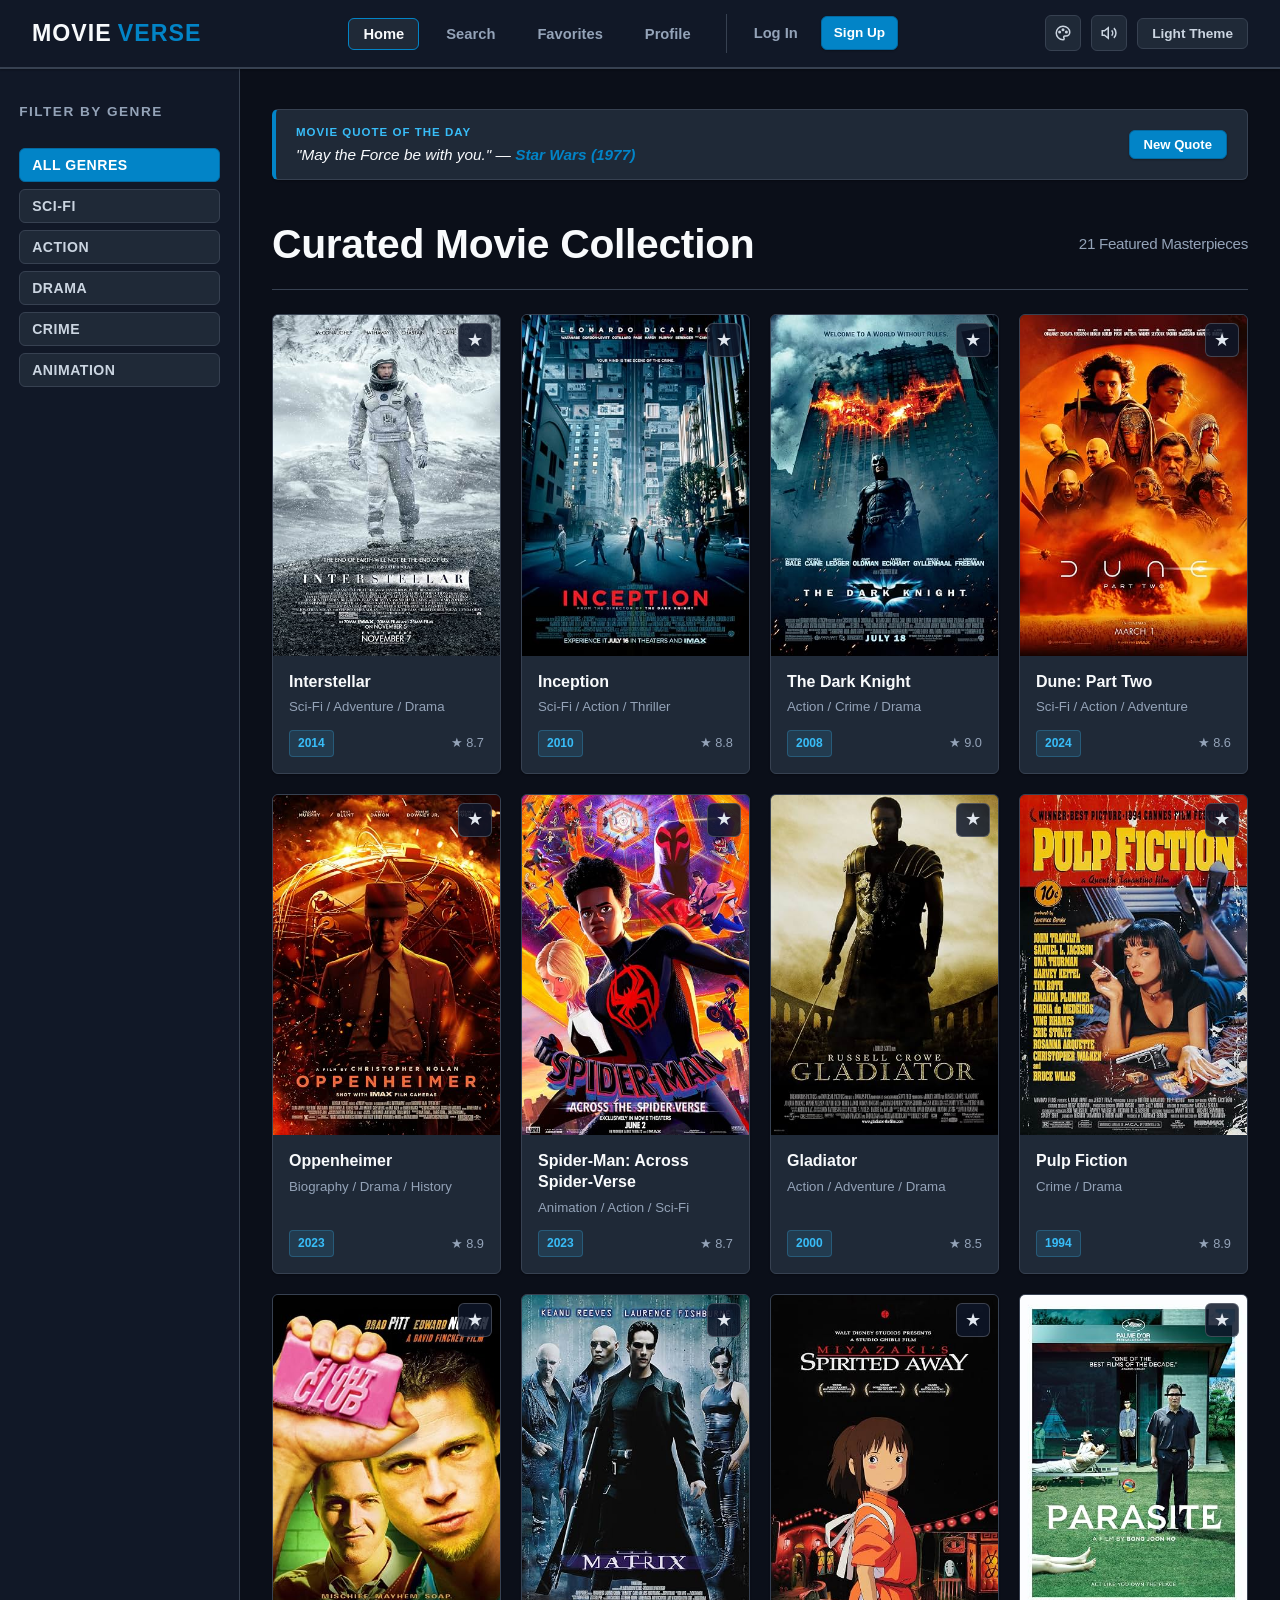
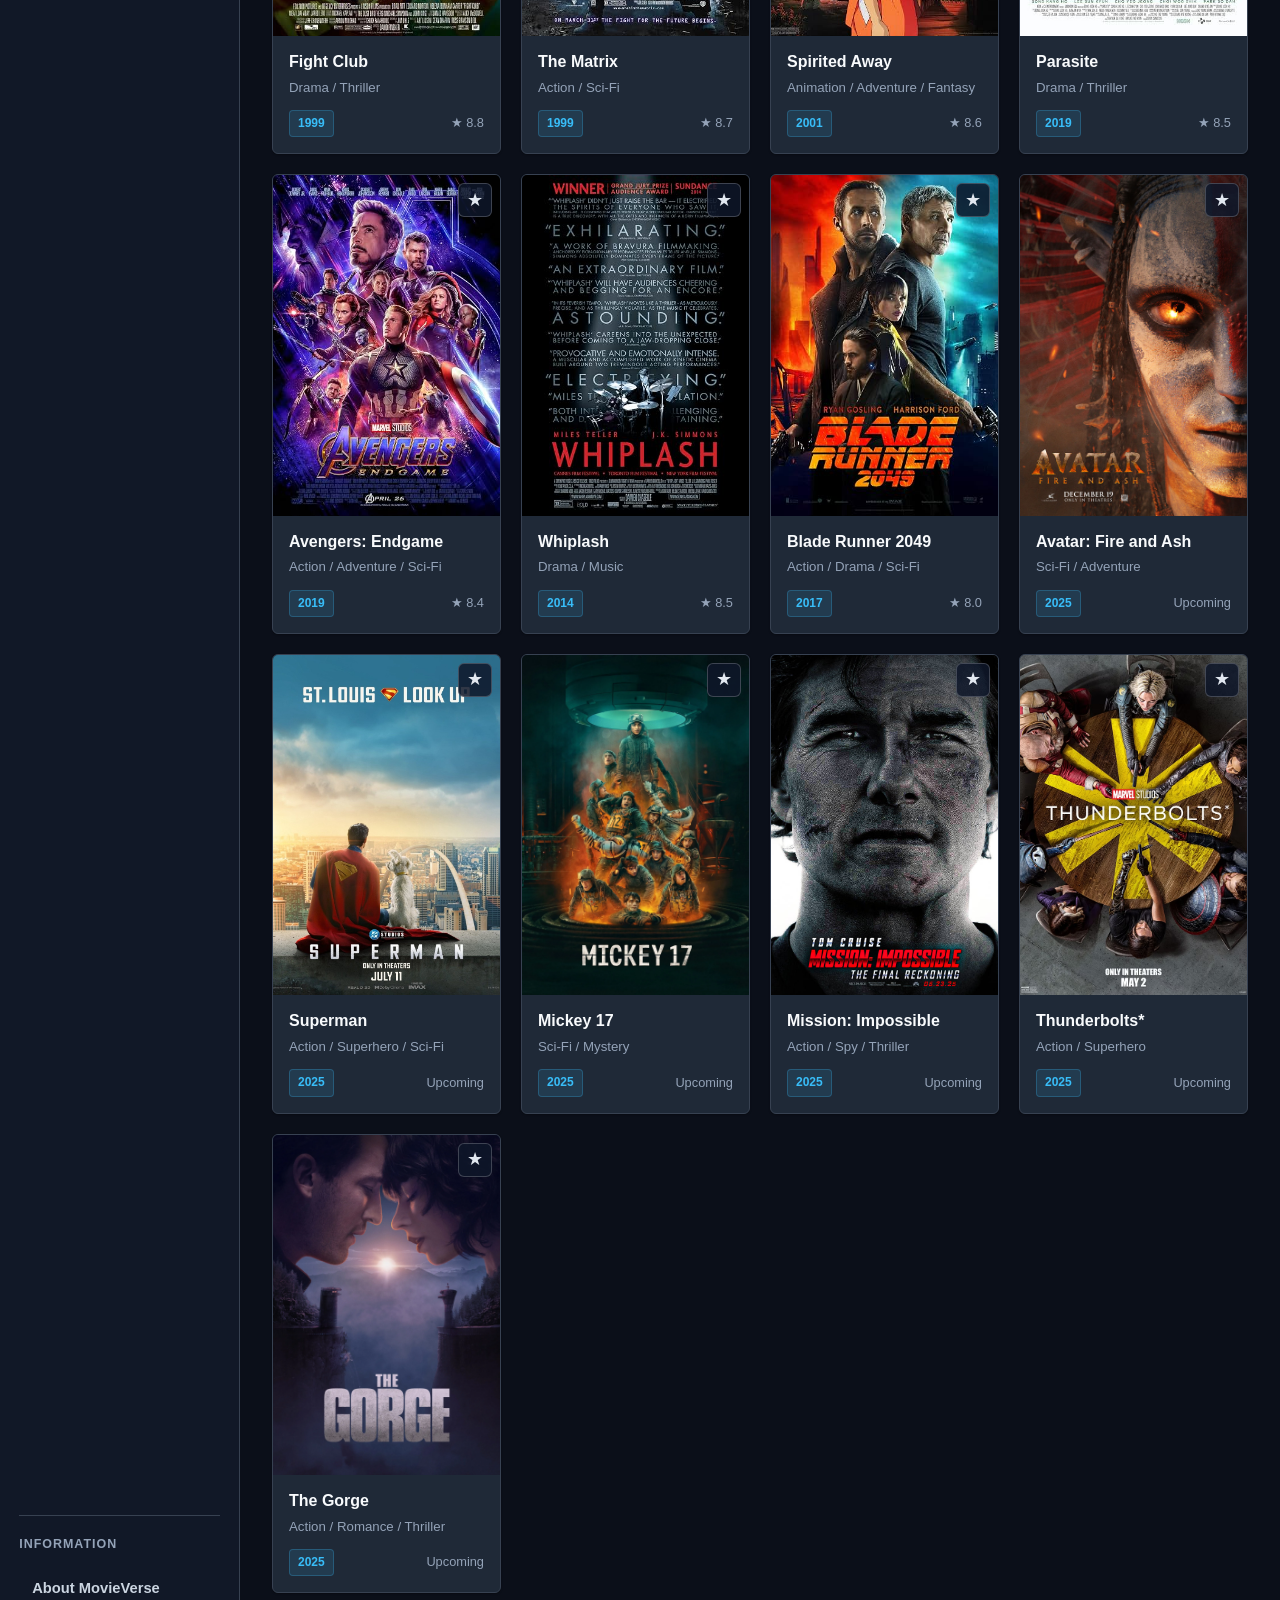
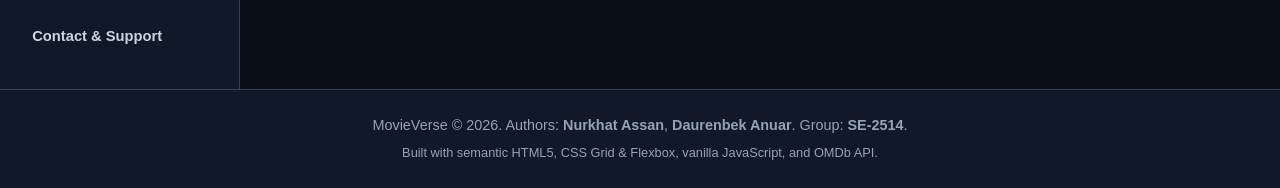
<file: index.html>
<!DOCTYPE html>
<!-- MovieVerse - Final Project
     Authors: Nurkhat Assan, Daurenbek Anuar
     Group: SE-2514
-->
<html lang="en">
<head>
    <meta charset="UTF-8">
    <meta name="viewport" content="width=device-width, initial-scale=1.0">
    <meta name="description" content="MovieVerse - Your personal universe of cinema. Discover curated movies, search real film data via OMDb API, save favorites, and share ratings.">
    <title>MovieVerse — Home</title>
    <link rel="stylesheet" href="css/style.css">
    <script>
        // Apply saved theme and accent before rendering to prevent FOUC (flash of unstyled content)
        try {
            if (localStorage.getItem("movieverse-theme") === "light") {
                document.documentElement.classList.add("light-theme");
            }
            var savedAccent = localStorage.getItem("movieverse-accent");
            if (savedAccent) {
                document.documentElement.setAttribute("data-accent", savedAccent);
            }
        } catch (e) {}
    </script>
    <script src="js/jquery-4.0.0.min.js" defer></script>
    <script src="js/script.js" defer></script>
    <script src="js/favorites.js" defer></script>
</head>
<body>
    <div id="scroll-progress-bar"></div>
    <div id="toast-container" aria-live="polite"></div>

    <div class="page-layout">
        <!-- Main Navigation Header -->
        <header id="main-header">
            <nav class="nav-menu" aria-label="Main Navigation">
                <a href="index.html" class="logo">
                    Movie<span>Verse</span>
                </a>
                <ul class="nav-links">
                    <li><a href="index.html" class="active">Home</a></li>
                    <li><a href="movie.html">Search</a></li>
                    <li><a href="favorites.html">Favorites</a></li>
                    <li><a href="profile.html">Profile</a></li>
                    <li class="nav-auth" id="nav-auth">
                        <a href="login.html">Log In</a>
                        <a href="signup.html" class="btn" style="padding: 5px 12px; font-size: 0.85rem;">Sign Up</a>
                    </li>
                </ul>
                <div class="header-tools">
                    <div class="accent-picker">
                        <button type="button" class="tool-btn" id="accent-toggle" aria-label="Choose Accent Color" aria-expanded="false">
                            <svg viewBox="0 0 24 24" fill="none" stroke="currentColor" stroke-width="2"><path d="M12 3a9 9 0 1 0 0 18c1.1 0 1.5-.8 1.5-1.5 0-.9-.6-1.2-.6-2.1 0-.8.7-1.4 1.5-1.4H16a5 5 0 0 0 5-5c0-4.4-4-8-9-8z"/><circle cx="7.5" cy="10.5" r="1"/><circle cx="12" cy="7.5" r="1"/><circle cx="16.5" cy="10.5" r="1"/></svg>
                        </button>
                        <div class="accent-panel" id="accent-panel" hidden>
                            <div class="accent-options" role="group" aria-label="Accent color">
                                <button type="button" class="accent-swatch" data-accent="sky" aria-label="Sky Accent" aria-pressed="true"></button>
                                <button type="button" class="accent-swatch" data-accent="crimson" aria-label="Crimson Accent" aria-pressed="false"></button>
                                <button type="button" class="accent-swatch" data-accent="gold" aria-label="Gold Accent" aria-pressed="false"></button>
                                <button type="button" class="accent-swatch" data-accent="emerald" aria-label="Emerald Accent" aria-pressed="false"></button>
                            </div>
                        </div>
                    </div>
                    <button type="button" class="tool-btn" id="sound-toggle" aria-label="Toggle Sound Effects" aria-pressed="false">
                        <svg class="icon-sound-on" viewBox="0 0 24 24" fill="none" stroke="currentColor" stroke-width="2"><path d="M11 5 6 9H3v6h3l5 4V5z"/><path d="M15.5 8.5a5 5 0 0 1 0 7"/><path d="M18.5 5.5a9 9 0 0 1 0 13"/></svg>
                        <svg class="icon-sound-off" viewBox="0 0 24 24" fill="none" stroke="currentColor" stroke-width="2" style="display:none;"><path d="M11 5 6 9H3v6h3l5 4V5z"/><path d="m16 9 6 6"/><path d="m22 9-6 6"/></svg>
                    </button>
                    <button type="button" class="theme-toggle" id="change-background" aria-label="Toggle Theme">
                        Light Theme
                    </button>
                </div>
            </nav>
        </header>

        <!-- Sidebar Navigation with Genre Filters -->
        <aside class="sidebar">
            <div class="sidebar-nav-group">
                <h2>Filter by Genre</h2>
                <div class="sidebar-genre-filters" role="group" aria-label="Genre Filter">
                    <button type="button" class="filter-btn active" data-genre="all">All Genres</button>
                    <button type="button" class="filter-btn" data-genre="scifi">Sci-Fi</button>
                    <button type="button" class="filter-btn" data-genre="action">Action</button>
                    <button type="button" class="filter-btn" data-genre="drama">Drama</button>
                    <button type="button" class="filter-btn" data-genre="crime">Crime</button>
                    <button type="button" class="filter-btn" data-genre="animation">Animation</button>
                </div>
            </div>
            <div class="sidebar-bottom">
                <h3>Information</h3>
                <ul>
                    <li><a href="about.html">About MovieVerse</a></li>
                    <li><a href="contact.html">Contact & Support</a></li>
                </ul>
            </div>
        </aside>

        <!-- Main Content Body -->
        <main>
            <div class="container">
                <!-- Compact Movie Quote of the Day Banner -->
                <section class="quote-box-compact" id="quote-section" aria-label="Movie Quote of the Day">
                    <div class="quote-compact-inner">
                        <div class="quote-compact-text">
                            <span class="quote-compact-tag">Movie Quote of the Day</span>
                            <p id="quote-text">"May the Force be with you." — <strong id="quote-movie" style="color: var(--accent);">Star Wars (1977)</strong></p>
                        </div>
                        <button type="button" id="new-quote-btn" class="btn quote-btn-compact">New Quote</button>
                    </div>
                </section>

                <!-- Curated Collection -->
                <section id="collection">
                    <div class="section-title">
                        <h2>Curated Movie Collection</h2>
                        <span style="font-size: 0.95rem; font-weight: normal; color: var(--text-muted);">21 Featured Masterpieces</span>
                    </div>

                    <!-- 21 Curated Movies Grid -->
                    <div class="movie-grid" id="movie-grid">
                        <!-- Movie 1: Interstellar -->
                        <div class="movie-card" data-id="tt0816692" data-genre="scifi drama" data-year="2014">
                            <div class="card-poster-wrap">
                                <button type="button" class="fav-btn" title="Add to favorites">★</button>
                                <img src="images/interstellar.jpg" alt="Interstellar" loading="lazy">
                            </div>
                            <div class="movie-info">
                                <div>
                                    <h3>Interstellar</h3>
                                    <p>Sci-Fi / Adventure / Drama</p>
                                </div>
                                <div class="movie-meta-tags">
                                    <span class="badge">2014</span>
                                    <span>★ 8.7</span>
                                </div>
                            </div>
                        </div>

                        <!-- Movie 2: Inception -->
                        <div class="movie-card" data-id="tt1375666" data-genre="scifi action" data-year="2010">
                            <div class="card-poster-wrap">
                                <button type="button" class="fav-btn" title="Add to favorites">★</button>
                                <img src="images/inception.jpg" alt="Inception" loading="lazy">
                            </div>
                            <div class="movie-info">
                                <div>
                                    <h3>Inception</h3>
                                    <p>Sci-Fi / Action / Thriller</p>
                                </div>
                                <div class="movie-meta-tags">
                                    <span class="badge">2010</span>
                                    <span>★ 8.8</span>
                                </div>
                            </div>
                        </div>

                        <!-- Movie 3: The Dark Knight -->
                        <div class="movie-card" data-id="tt0468569" data-genre="action crime drama" data-year="2008">
                            <div class="card-poster-wrap">
                                <button type="button" class="fav-btn" title="Add to favorites">★</button>
                                <img src="images/dark_knight.jpg" alt="The Dark Knight" loading="lazy">
                            </div>
                            <div class="movie-info">
                                <div>
                                    <h3>The Dark Knight</h3>
                                    <p>Action / Crime / Drama</p>
                                </div>
                                <div class="movie-meta-tags">
                                    <span class="badge">2008</span>
                                    <span>★ 9.0</span>
                                </div>
                            </div>
                        </div>

                        <!-- Movie 4: Dune: Part Two -->
                        <div class="movie-card" data-id="tt15239678" data-genre="scifi action" data-year="2024">
                            <div class="card-poster-wrap">
                                <button type="button" class="fav-btn" title="Add to favorites">★</button>
                                <img src="images/dune2.jpg" alt="Dune: Part Two" loading="lazy">
                            </div>
                            <div class="movie-info">
                                <div>
                                    <h3>Dune: Part Two</h3>
                                    <p>Sci-Fi / Action / Adventure</p>
                                </div>
                                <div class="movie-meta-tags">
                                    <span class="badge">2024</span>
                                    <span>★ 8.6</span>
                                </div>
                            </div>
                        </div>

                        <!-- Movie 5: Oppenheimer -->
                        <div class="movie-card" data-id="tt15398776" data-genre="drama" data-year="2023">
                            <div class="card-poster-wrap">
                                <button type="button" class="fav-btn" title="Add to favorites">★</button>
                                <img src="images/oppenheimer.jpg" alt="Oppenheimer" loading="lazy">
                            </div>
                            <div class="movie-info">
                                <div>
                                    <h3>Oppenheimer</h3>
                                    <p>Biography / Drama / History</p>
                                </div>
                                <div class="movie-meta-tags">
                                    <span class="badge">2023</span>
                                    <span>★ 8.9</span>
                                </div>
                            </div>
                        </div>

                        <!-- Movie 6: Spider-Man: Across the Spider-Verse -->
                        <div class="movie-card" data-id="tt9362722" data-genre="animation action scifi" data-year="2023">
                            <div class="card-poster-wrap">
                                <button type="button" class="fav-btn" title="Add to favorites">★</button>
                                <img src="images/spiderman_verse.jpg" alt="Spider-Man: Across the Spider-Verse" loading="lazy">
                            </div>
                            <div class="movie-info">
                                <div>
                                    <h3>Spider-Man: Across Spider-Verse</h3>
                                    <p>Animation / Action / Sci-Fi</p>
                                </div>
                                <div class="movie-meta-tags">
                                    <span class="badge">2023</span>
                                    <span>★ 8.7</span>
                                </div>
                            </div>
                        </div>

                        <!-- Movie 7: Gladiator -->
                        <div class="movie-card" data-id="tt0172495" data-genre="action drama" data-year="2000">
                            <div class="card-poster-wrap">
                                <button type="button" class="fav-btn" title="Add to favorites">★</button>
                                <img src="images/gladiator.jpg" alt="Gladiator" loading="lazy">
                            </div>
                            <div class="movie-info">
                                <div>
                                    <h3>Gladiator</h3>
                                    <p>Action / Adventure / Drama</p>
                                </div>
                                <div class="movie-meta-tags">
                                    <span class="badge">2000</span>
                                    <span>★ 8.5</span>
                                </div>
                            </div>
                        </div>

                        <!-- Movie 8: Pulp Fiction -->
                        <div class="movie-card" data-id="tt0110912" data-genre="crime drama" data-year="1994">
                            <div class="card-poster-wrap">
                                <button type="button" class="fav-btn" title="Add to favorites">★</button>
                                <img src="images/pulp_fiction.jpg" alt="Pulp Fiction" loading="lazy">
                            </div>
                            <div class="movie-info">
                                <div>
                                    <h3>Pulp Fiction</h3>
                                    <p>Crime / Drama</p>
                                </div>
                                <div class="movie-meta-tags">
                                    <span class="badge">1994</span>
                                    <span>★ 8.9</span>
                                </div>
                            </div>
                        </div>

                        <!-- Movie 9: Fight Club -->
                        <div class="movie-card" data-id="tt0137523" data-genre="drama" data-year="1999">
                            <div class="card-poster-wrap">
                                <button type="button" class="fav-btn" title="Add to favorites">★</button>
                                <img src="images/fight_club.jpg" alt="Fight Club" loading="lazy">
                            </div>
                            <div class="movie-info">
                                <div>
                                    <h3>Fight Club</h3>
                                    <p>Drama / Thriller</p>
                                </div>
                                <div class="movie-meta-tags">
                                    <span class="badge">1999</span>
                                    <span>★ 8.8</span>
                                </div>
                            </div>
                        </div>

                        <!-- Movie 10: The Matrix -->
                        <div class="movie-card" data-id="tt0133093" data-genre="scifi action" data-year="1999">
                            <div class="card-poster-wrap">
                                <button type="button" class="fav-btn" title="Add to favorites">★</button>
                                <img src="images/matrix.jpg" alt="The Matrix" loading="lazy">
                            </div>
                            <div class="movie-info">
                                <div>
                                    <h3>The Matrix</h3>
                                    <p>Action / Sci-Fi</p>
                                </div>
                                <div class="movie-meta-tags">
                                    <span class="badge">1999</span>
                                    <span>★ 8.7</span>
                                </div>
                            </div>
                        </div>

                        <!-- Movie 11: Spirited Away -->
                        <div class="movie-card" data-id="tt0245429" data-genre="animation drama" data-year="2001">
                            <div class="card-poster-wrap">
                                <button type="button" class="fav-btn" title="Add to favorites">★</button>
                                <img src="images/spirited_away.jpg" alt="Spirited Away" loading="lazy">
                            </div>
                            <div class="movie-info">
                                <div>
                                    <h3>Spirited Away</h3>
                                    <p>Animation / Adventure / Fantasy</p>
                                </div>
                                <div class="movie-meta-tags">
                                    <span class="badge">2001</span>
                                    <span>★ 8.6</span>
                                </div>
                            </div>
                        </div>

                        <!-- Movie 12: Parasite -->
                        <div class="movie-card" data-id="tt6751668" data-genre="drama crime" data-year="2019">
                            <div class="card-poster-wrap">
                                <button type="button" class="fav-btn" title="Add to favorites">★</button>
                                <img src="images/parasite.jpg" alt="Parasite" loading="lazy">
                            </div>
                            <div class="movie-info">
                                <div>
                                    <h3>Parasite</h3>
                                    <p>Drama / Thriller</p>
                                </div>
                                <div class="movie-meta-tags">
                                    <span class="badge">2019</span>
                                    <span>★ 8.5</span>
                                </div>
                            </div>
                        </div>

                        <!-- Movie 13: Avengers: Endgame -->
                        <div class="movie-card" data-id="tt4154796" data-genre="action scifi" data-year="2019">
                            <div class="card-poster-wrap">
                                <button type="button" class="fav-btn" title="Add to favorites">★</button>
                                <img src="images/endgame.jpg" alt="Avengers: Endgame" loading="lazy">
                            </div>
                            <div class="movie-info">
                                <div>
                                    <h3>Avengers: Endgame</h3>
                                    <p>Action / Adventure / Sci-Fi</p>
                                </div>
                                <div class="movie-meta-tags">
                                    <span class="badge">2019</span>
                                    <span>★ 8.4</span>
                                </div>
                            </div>
                        </div>

                        <!-- Movie 14: Whiplash -->
                        <div class="movie-card" data-id="tt2582802" data-genre="drama" data-year="2014">
                            <div class="card-poster-wrap">
                                <button type="button" class="fav-btn" title="Add to favorites">★</button>
                                <img src="images/whiplash.jpg" alt="Whiplash" loading="lazy">
                            </div>
                            <div class="movie-info">
                                <div>
                                    <h3>Whiplash</h3>
                                    <p>Drama / Music</p>
                                </div>
                                <div class="movie-meta-tags">
                                    <span class="badge">2014</span>
                                    <span>★ 8.5</span>
                                </div>
                            </div>
                        </div>

                        <!-- Movie 15: Blade Runner 2049 -->
                        <div class="movie-card" data-id="tt1856101" data-genre="scifi drama" data-year="2017">
                            <div class="card-poster-wrap">
                                <button type="button" class="fav-btn" title="Add to favorites">★</button>
                                <img src="images/bladerunner2049.jpg" alt="Blade Runner 2049" loading="lazy">
                            </div>
                            <div class="movie-info">
                                <div>
                                    <h3>Blade Runner 2049</h3>
                                    <p>Action / Drama / Sci-Fi</p>
                                </div>
                                <div class="movie-meta-tags">
                                    <span class="badge">2017</span>
                                    <span>★ 8.0</span>
                                </div>
                            </div>
                        </div>

                        <!-- Movie 16: Avatar: Fire and Ash -->
                        <div class="movie-card" data-id="avatar_fire_ash" data-genre="scifi action" data-year="2025">
                            <div class="card-poster-wrap">
                                <button type="button" class="fav-btn" title="Add to favorites">★</button>
                                <img src="images/avatar.jpg" alt="Avatar: Fire and Ash" loading="lazy">
                            </div>
                            <div class="movie-info">
                                <div>
                                    <h3>Avatar: Fire and Ash</h3>
                                    <p>Sci-Fi / Adventure</p>
                                </div>
                                <div class="movie-meta-tags">
                                    <span class="badge">2025</span>
                                    <span>Upcoming</span>
                                </div>
                            </div>
                        </div>

                        <!-- Movie 17: Superman -->
                        <div class="movie-card" data-id="superman_legacy" data-genre="action scifi" data-year="2025">
                            <div class="card-poster-wrap">
                                <button type="button" class="fav-btn" title="Add to favorites">★</button>
                                <img src="images/superman.jpg" alt="Superman" loading="lazy">
                            </div>
                            <div class="movie-info">
                                <div>
                                    <h3>Superman</h3>
                                    <p>Action / Superhero / Sci-Fi</p>
                                </div>
                                <div class="movie-meta-tags">
                                    <span class="badge">2025</span>
                                    <span>Upcoming</span>
                                </div>
                            </div>
                        </div>

                        <!-- Movie 18: Mickey 17 -->
                        <div class="movie-card" data-id="mickey_17" data-genre="scifi" data-year="2025">
                            <div class="card-poster-wrap">
                                <button type="button" class="fav-btn" title="Add to favorites">★</button>
                                <img src="images/mickey17.jpg" alt="Mickey 17" loading="lazy">
                            </div>
                            <div class="movie-info">
                                <div>
                                    <h3>Mickey 17</h3>
                                    <p>Sci-Fi / Mystery</p>
                                </div>
                                <div class="movie-meta-tags">
                                    <span class="badge">2025</span>
                                    <span>Upcoming</span>
                                </div>
                            </div>
                        </div>

                        <!-- Movie 19: Mission: Impossible -->
                        <div class="movie-card" data-id="mission_impossible_8" data-genre="action" data-year="2025">
                            <div class="card-poster-wrap">
                                <button type="button" class="fav-btn" title="Add to favorites">★</button>
                                <img src="images/mission.jpg" alt="Mission: Impossible - The Final Reckoning" loading="lazy">
                            </div>
                            <div class="movie-info">
                                <div>
                                    <h3>Mission: Impossible</h3>
                                    <p>Action / Spy / Thriller</p>
                                </div>
                                <div class="movie-meta-tags">
                                    <span class="badge">2025</span>
                                    <span>Upcoming</span>
                                </div>
                            </div>
                        </div>

                        <!-- Movie 20: Thunderbolts* -->
                        <div class="movie-card" data-id="thunderbolts_marvel" data-genre="action" data-year="2025">
                            <div class="card-poster-wrap">
                                <button type="button" class="fav-btn" title="Add to favorites">★</button>
                                <img src="images/thunderbolts.jpg" alt="Thunderbolts*" loading="lazy">
                            </div>
                            <div class="movie-info">
                                <div>
                                    <h3>Thunderbolts*</h3>
                                    <p>Action / Superhero</p>
                                </div>
                                <div class="movie-meta-tags">
                                    <span class="badge">2025</span>
                                    <span>Upcoming</span>
                                </div>
                            </div>
                        </div>

                        <!-- Movie 21: The Gorge -->
                        <div class="movie-card" data-id="the_gorge" data-genre="action drama" data-year="2025">
                            <div class="card-poster-wrap">
                                <button type="button" class="fav-btn" title="Add to favorites">★</button>
                                <img src="images/gorge.jpg" alt="The Gorge" loading="lazy">
                            </div>
                            <div class="movie-info">
                                <div>
                                    <h3>The Gorge</h3>
                                    <p>Action / Romance / Thriller</p>
                                </div>
                                <div class="movie-meta-tags">
                                    <span class="badge">2025</span>
                                    <span>Upcoming</span>
                                </div>
                            </div>
                        </div>
                    </div>
                </section>


            </div>
        </main>

        <!-- Footer -->
        <footer>
            <p>MovieVerse &copy; 2026. Authors: <strong>Nurkhat Assan</strong>, <strong>Daurenbek Anuar</strong>. Group: <strong>SE-2514</strong>.</p>
            <p style="margin-top: 6px; font-size: 0.8rem; color: var(--text-muted);">Built with semantic HTML5, CSS Grid & Flexbox, vanilla JavaScript, and OMDb API.</p>
        </footer>
    </div>
</body>
</html>
</file>
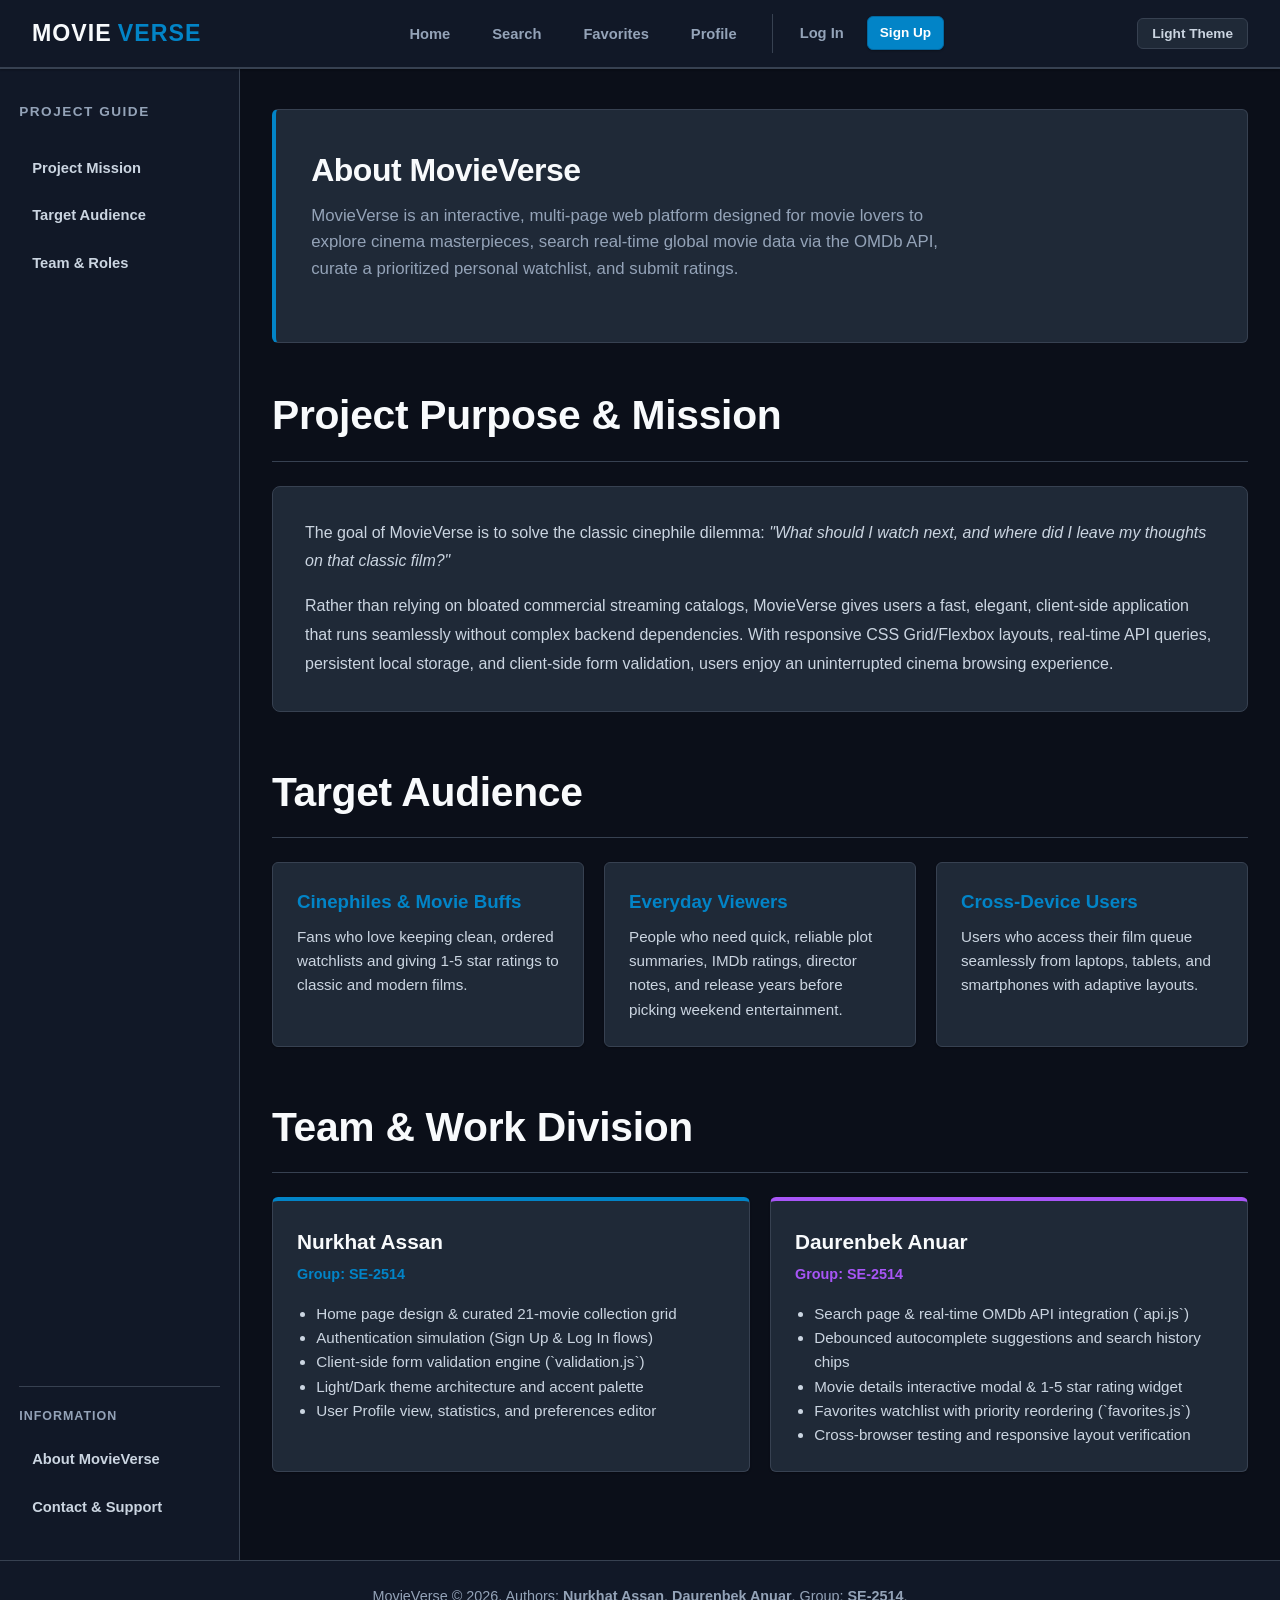
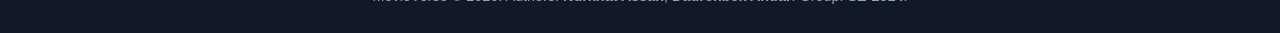
<file: about.html>
<!DOCTYPE html>
<!-- MovieVerse - About Us & Project Architecture
     Authors: Nurkhat Assan, Daurenbek Anuar
     Group: SE-2514
-->
<html lang="en">
<head>
    <meta charset="UTF-8">
    <meta name="viewport" content="width=device-width, initial-scale=1.0">
    <meta name="description" content="Learn about MovieVerse, project mission, target audience, technology stack, and student engineering team behind it.">
    <title>MovieVerse — About</title>
    <link rel="stylesheet" href="css/style.css">
    <script>
        try {
            if (localStorage.getItem("movieverse-theme") === "light") {
                document.documentElement.classList.add("light-theme");
            }
            var savedAccent = localStorage.getItem("movieverse-accent");
            if (savedAccent) {
                document.documentElement.setAttribute("data-accent", savedAccent);
            }
        } catch (e) {}
    </script>
    <script src="js/jquery-4.0.0.min.js" defer></script>
    <script src="js/script.js" defer></script>
    <script src="js/favorites.js" defer></script>
</head>
<body>
    <div id="scroll-progress-bar"></div>
    <div id="toast-container" aria-live="polite"></div>

    <div class="page-layout">
        <!-- Header -->
        <header id="main-header">
            <nav class="nav-menu" aria-label="Main Navigation">
                <a href="index.html" class="logo">
                    Movie<span>Verse</span>
                </a>
                <ul class="nav-links">
                    <li><a href="index.html">Home</a></li>
                    <li><a href="movie.html">Search</a></li>
                    <li><a href="favorites.html">Favorites</a></li>
                    <li><a href="profile.html">Profile</a></li>
                    <li class="nav-auth" id="nav-auth">
                        <a href="login.html">Log In</a>
                        <a href="signup.html" class="btn" style="padding: 5px 12px; font-size: 0.85rem;">Sign Up</a>
                    </li>
                </ul>
                <div class="header-tools">
                    <button type="button" class="theme-toggle" id="change-background" aria-label="Toggle Theme">
                        Light Theme
                    </button>
                </div>
            </nav>
        </header>

        <!-- Sidebar -->
        <aside class="sidebar">
            <div class="sidebar-nav-group">
                <h2>Project Guide</h2>
                <ul>
                    <li><a href="#mission">Project Mission</a></li>
                    <li><a href="#audience">Target Audience</a></li>
                    <li><a href="#team">Team & Roles</a></li>
                </ul>
            </div>
            <div class="sidebar-bottom">
                <h3>Information</h3>
                <ul>
                    <li><a href="about.html" class="active">About MovieVerse</a></li>
                    <li><a href="contact.html">Contact & Support</a></li>
                </ul>
            </div>
        </aside>

        <!-- Main Content -->
        <main>
            <div class="container">
                <section class="greeting-box" id="mission">
                    <h1 class="greeting-text">About MovieVerse</h1>
                    <p class="greeting-subtitle">MovieVerse is an interactive, multi-page web platform designed for movie lovers to explore cinema masterpieces, search real-time global movie data via the OMDb API, curate a prioritized personal watchlist, and submit ratings.</p>
                </section>

                <!-- Project Goal & Description -->
                <section style="margin-bottom: 3rem;">
                    <div class="section-title">
                        <h2>Project Purpose & Mission</h2>
                    </div>
                    <div style="background: var(--bg-card); padding: 2rem; border-radius: var(--radius-md); border: 1px solid var(--border-color); line-height: 1.8;">
                        <p style="margin-bottom: 1rem;">
                            The goal of MovieVerse is to solve the classic cinephile dilemma: <em>"What should I watch next, and where did I leave my thoughts on that classic film?"</em>
                        </p>
                        <p>
                            Rather than relying on bloated commercial streaming catalogs, MovieVerse gives users a fast, elegant, client-side application that runs seamlessly without complex backend dependencies. With responsive CSS Grid/Flexbox layouts, real-time API queries, persistent local storage, and client-side form validation, users enjoy an uninterrupted cinema browsing experience.
                        </p>
                    </div>
                </section>

                <!-- Target Audience -->
                <section id="audience" style="margin-bottom: 3rem;">
                    <div class="section-title">
                        <h2>Target Audience</h2>
                    </div>
                    <div style="display: grid; grid-template-columns: repeat(auto-fit, minmax(280px, 1fr)); gap: 20px;">
                        <div class="stat-card" style="text-align: left;">
                            <h3 style="color: var(--accent); margin-bottom: 0.5rem;">Cinephiles & Movie Buffs</h3>
                            <p style="font-size: 0.95rem; color: var(--text-secondary);">Fans who love keeping clean, ordered watchlists and giving 1-5 star ratings to classic and modern films.</p>
                        </div>
                        <div class="stat-card" style="text-align: left;">
                            <h3 style="color: var(--accent); margin-bottom: 0.5rem;">Everyday Viewers</h3>
                            <p style="font-size: 0.95rem; color: var(--text-secondary);">People who need quick, reliable plot summaries, IMDb ratings, director notes, and release years before picking weekend entertainment.</p>
                        </div>
                        <div class="stat-card" style="text-align: left;">
                            <h3 style="color: var(--accent); margin-bottom: 0.5rem;">Cross-Device Users</h3>
                            <p style="font-size: 0.95rem; color: var(--text-secondary);">Users who access their film queue seamlessly from laptops, tablets, and smartphones with adaptive layouts.</p>
                        </div>
                    </div>
                </section>

                <!-- Team Work Division -->
                <section id="team" style="margin-bottom: 3rem;">
                    <div class="section-title">
                        <h2>Team & Work Division</h2>
                    </div>
                    <div style="display: grid; grid-template-columns: repeat(auto-fit, minmax(300px, 1fr)); gap: 20px;">
                        <div class="stat-card" style="text-align: left; border-top: 4px solid var(--accent);">
                            <h3 style="font-size: 1.3rem; color: var(--text-primary); margin-bottom: 4px;">Nurkhat Assan</h3>
                            <p style="color: var(--accent); font-weight: 600; font-size: 0.9rem; margin-bottom: 1rem;">Group: SE-2514</p>
                            <ul style="padding-left: 1.2rem; color: var(--text-secondary); line-height: 1.6; font-size: 0.95rem;">
                                <li>Home page design & curated 21-movie collection grid</li>
                                <li>Authentication simulation (Sign Up & Log In flows)</li>
                                <li>Client-side form validation engine (`validation.js`)</li>
                                <li>Light/Dark theme architecture and accent palette</li>
                                <li>User Profile view, statistics, and preferences editor</li>
                            </ul>
                        </div>

                        <div class="stat-card" style="text-align: left; border-top: 4px solid #a855f7;">
                            <h3 style="font-size: 1.3rem; color: var(--text-primary); margin-bottom: 4px;">Daurenbek Anuar</h3>
                            <p style="color: #a855f7; font-weight: 600; font-size: 0.9rem; margin-bottom: 1rem;">Group: SE-2514</p>
                            <ul style="padding-left: 1.2rem; color: var(--text-secondary); line-height: 1.6; font-size: 0.95rem;">
                                <li>Search page & real-time OMDb API integration (`api.js`)</li>
                                <li>Debounced autocomplete suggestions and search history chips</li>
                                <li>Movie details interactive modal & 1-5 star rating widget</li>
                                <li>Favorites watchlist with priority reordering (`favorites.js`)</li>
                                <li>Cross-browser testing and responsive layout verification</li>
                            </ul>
                        </div>
                    </div>
                </section>
            </div>
        </main>

        <!-- Footer -->
        <footer>
            <p>MovieVerse &copy; 2026. Authors: <strong>Nurkhat Assan</strong>, <strong>Daurenbek Anuar</strong>. Group: <strong>SE-2514</strong>.</p>
        </footer>
    </div>
</body>
</html>
</file>
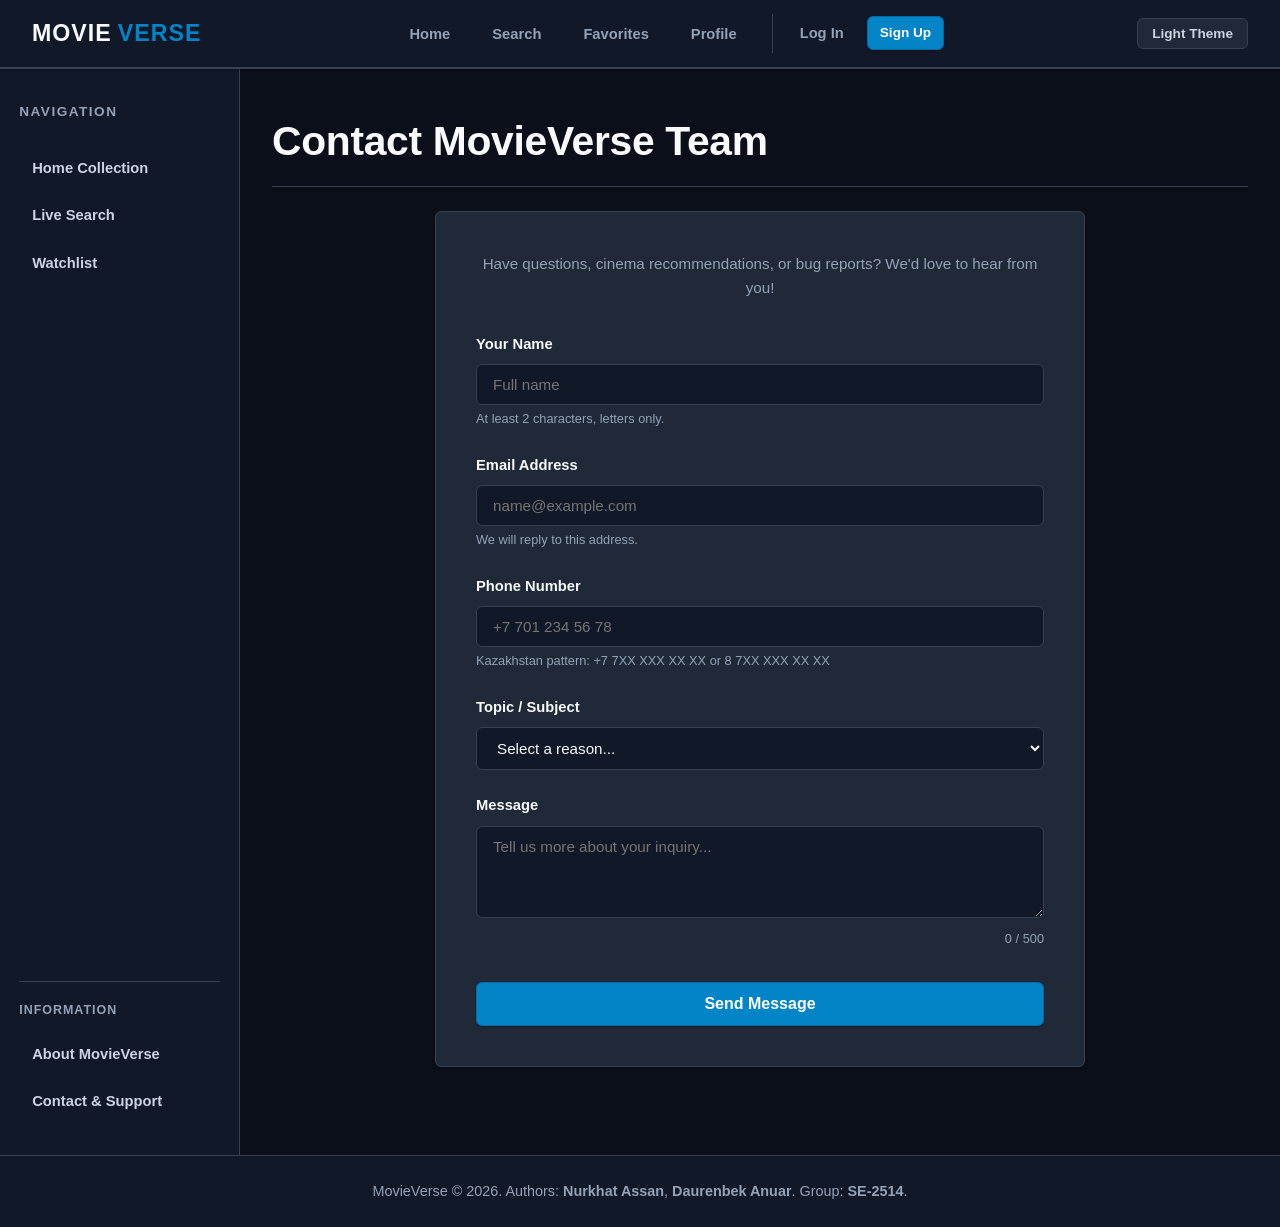
<file: contact.html>
<!DOCTYPE html>
<!-- MovieVerse - Contact & Feedback
     Authors: Nurkhat Assan, Daurenbek Anuar
     Group: SE-2514
-->
<html lang="en">
<head>
    <meta charset="UTF-8">
    <meta name="viewport" content="width=device-width, initial-scale=1.0">
    <meta name="description" content="Get in touch with the MovieVerse development team. Send movie recommendations, bug reports, or feature requests.">
    <title>MovieVerse — Contact</title>
    <link rel="stylesheet" href="css/style.css">
    <script>
        try {
            if (localStorage.getItem("movieverse-theme") === "light") {
                document.documentElement.classList.add("light-theme");
            }
            var savedAccent = localStorage.getItem("movieverse-accent");
            if (savedAccent) {
                document.documentElement.setAttribute("data-accent", savedAccent);
            }
        } catch (e) {}
    </script>
    <script src="js/jquery-4.0.0.min.js" defer></script>
    <script src="js/script.js" defer></script>
    <script src="js/validation.js" defer></script>
    <script src="js/favorites.js" defer></script>
    <script src="js/auth.js" defer></script>
</head>
<body>
    <div id="scroll-progress-bar"></div>
    <div id="toast-container" aria-live="polite"></div>

    <div class="page-layout">
        <!-- Header -->
        <header id="main-header">
            <nav class="nav-menu" aria-label="Main Navigation">
                <a href="index.html" class="logo">
                    Movie<span>Verse</span>
                </a>
                <ul class="nav-links">
                    <li><a href="index.html">Home</a></li>
                    <li><a href="movie.html">Search</a></li>
                    <li><a href="favorites.html">Favorites</a></li>
                    <li><a href="profile.html">Profile</a></li>
                    <li class="nav-auth" id="nav-auth">
                        <a href="login.html">Log In</a>
                        <a href="signup.html" class="btn" style="padding: 5px 12px; font-size: 0.85rem;">Sign Up</a>
                    </li>
                </ul>
                <div class="header-tools">
                    <button type="button" class="theme-toggle" id="change-background" aria-label="Toggle Theme">
                        Light Theme
                    </button>
                </div>
            </nav>
        </header>

        <!-- Sidebar -->
        <aside class="sidebar">
            <div class="sidebar-nav-group">
                <h2>Navigation</h2>
                <ul>
                    <li><a href="index.html">Home Collection</a></li>
                    <li><a href="movie.html">Live Search</a></li>
                    <li><a href="favorites.html">Watchlist</a></li>
                </ul>
            </div>
            <div class="sidebar-bottom">
                <h3>Information</h3>
                <ul>
                    <li><a href="about.html">About MovieVerse</a></li>
                    <li><a href="contact.html" class="active">Contact & Support</a></li>
                </ul>
            </div>
        </aside>

        <!-- Main Content -->
        <main>
            <div class="container">
                <div class="section-title">
                    <h2>Contact MovieVerse Team</h2>
                </div>

                <!-- Contact Form (novalidate per requirements) -->
                <form id="contact-form" class="form-card" novalidate>
                    <div style="text-align: center; margin-bottom: 2rem;">
                        <p style="color: var(--text-muted); font-size: 0.95rem;">Have questions, cinema recommendations, or bug reports? We'd love to hear from you!</p>
                    </div>

                    <div id="contact-status" class="form-status"></div>

                    <div class="form-group">
                        <label for="contact-name">Your Name</label>
                        <input type="text" id="contact-name" name="name" autocomplete="name" placeholder="Full name">
                        <p class="field-hint">At least 2 characters, letters only.</p>
                    </div>

                    <div class="form-group">
                        <label for="contact-email">Email Address</label>
                        <input type="text" id="contact-email" name="email" inputmode="email" autocomplete="email" placeholder="name@example.com">
                        <p class="field-hint">We will reply to this address.</p>
                    </div>

                    <div class="form-group">
                        <label for="contact-phone">Phone Number</label>
                        <input type="tel" id="contact-phone" name="phone" autocomplete="tel" placeholder="+7 701 234 56 78">
                        <p class="field-hint">Kazakhstan pattern: +7 7XX XXX XX XX or 8 7XX XXX XX XX</p>
                    </div>

                    <div class="form-group">
                        <label for="contact-subject">Topic / Subject</label>
                        <select id="contact-subject" name="subject">
                            <option value="">Select a reason...</option>
                            <option value="Recommendation">Movie Recommendation</option>
                            <option value="Bug">Technical Issue or Bug Report</option>
                            <option value="Feature">Feature Suggestion</option>
                            <option value="Partnership">General Inquiry</option>
                        </select>
                    </div>

                    <div class="form-group">
                        <label for="contact-message">Message</label>
                        <textarea id="contact-message" name="message" rows="4" placeholder="Tell us more about your inquiry..."></textarea>
                        <span id="contact-message-counter" class="char-counter">0 / 500</span>
                    </div>

                    <div style="margin-top: 2rem;">
                        <button type="submit" class="btn" style="width: 100%; padding: 12px; font-size: 1rem;">Send Message</button>
                    </div>
                </form>
            </div>
        </main>

        <!-- Footer -->
        <footer>
            <p>MovieVerse &copy; 2026. Authors: <strong>Nurkhat Assan</strong>, <strong>Daurenbek Anuar</strong>. Group: <strong>SE-2514</strong>.</p>
        </footer>
    </div>
</body>
</html>
</file>
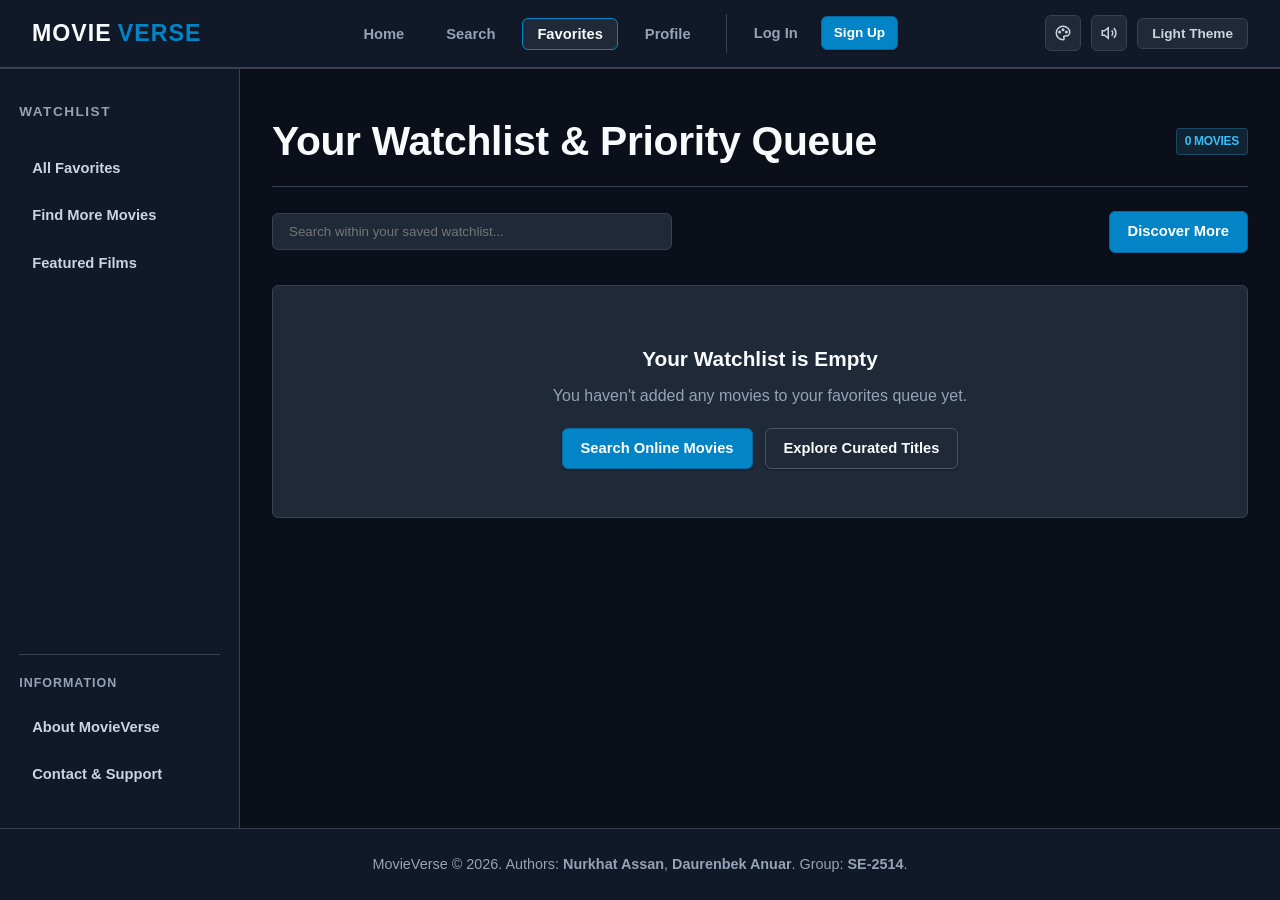
<file: favorites.html>
<!DOCTYPE html>
<!-- MovieVerse - Favorites Watchlist & Priority Management
     Authors: Nurkhat Assan, Daurenbek Anuar
     Group: SE-2514
-->
<html lang="en">
<head>
    <meta charset="UTF-8">
    <meta name="viewport" content="width=device-width, initial-scale=1.0">
    <meta name="description" content="Manage your personal MovieVerse watchlist in priority order. Reorder queue, rate watched films, and track movie collection.">
    <title>MovieVerse — Favorites</title>
    <link rel="stylesheet" href="css/style.css">
    <script>
        try {
            if (localStorage.getItem("movieverse-theme") === "light") {
                document.documentElement.classList.add("light-theme");
            }
            var savedAccent = localStorage.getItem("movieverse-accent");
            if (savedAccent) {
                document.documentElement.setAttribute("data-accent", savedAccent);
            }
        } catch (e) {}
    </script>
    <script src="js/jquery-4.0.0.min.js" defer></script>
    <script src="js/script.js" defer></script>
    <script src="js/favorites.js" defer></script>
</head>
<body>
    <div id="scroll-progress-bar"></div>
    <div id="toast-container" aria-live="polite"></div>

    <div class="page-layout">
        <!-- Header -->
        <header id="main-header">
            <nav class="nav-menu" aria-label="Main Navigation">
                <a href="index.html" class="logo">
                    Movie<span>Verse</span>
                </a>
                <ul class="nav-links">
                    <li><a href="index.html">Home</a></li>
                    <li><a href="movie.html">Search</a></li>
                    <li><a href="favorites.html" class="active">Favorites</a></li>
                    <li><a href="profile.html">Profile</a></li>
                    <li class="nav-auth" id="nav-auth">
                        <a href="login.html">Log In</a>
                        <a href="signup.html" class="btn" style="padding: 5px 12px; font-size: 0.85rem;">Sign Up</a>
                    </li>
                </ul>
                <div class="header-tools">
                    <div class="accent-picker">
                        <button type="button" class="tool-btn" id="accent-toggle" aria-label="Choose Accent Color" aria-expanded="false">
                            <svg viewBox="0 0 24 24" fill="none" stroke="currentColor" stroke-width="2"><path d="M12 3a9 9 0 1 0 0 18c1.1 0 1.5-.8 1.5-1.5 0-.9-.6-1.2-.6-2.1 0-.8.7-1.4 1.5-1.4H16a5 5 0 0 0 5-5c0-4.4-4-8-9-8z"/><circle cx="7.5" cy="10.5" r="1"/><circle cx="12" cy="7.5" r="1"/><circle cx="16.5" cy="10.5" r="1"/></svg>
                        </button>
                        <div class="accent-panel" id="accent-panel" hidden>
                            <div class="accent-options" role="group" aria-label="Accent color">
                                <button type="button" class="accent-swatch" data-accent="sky" aria-label="Sky Accent" aria-pressed="true"></button>
                                <button type="button" class="accent-swatch" data-accent="crimson" aria-label="Crimson Accent" aria-pressed="false"></button>
                                <button type="button" class="accent-swatch" data-accent="gold" aria-label="Gold Accent" aria-pressed="false"></button>
                                <button type="button" class="accent-swatch" data-accent="emerald" aria-label="Emerald Accent" aria-pressed="false"></button>
                            </div>
                        </div>
                    </div>
                    <button type="button" class="tool-btn" id="sound-toggle" aria-label="Toggle Sound Effects" aria-pressed="false">
                        <svg class="icon-sound-on" viewBox="0 0 24 24" fill="none" stroke="currentColor" stroke-width="2"><path d="M11 5 6 9H3v6h3l5 4V5z"/><path d="M15.5 8.5a5 5 0 0 1 0 7"/><path d="M18.5 5.5a9 9 0 0 1 0 13"/></svg>
                        <svg class="icon-sound-off" viewBox="0 0 24 24" fill="none" stroke="currentColor" stroke-width="2" style="display:none;"><path d="M11 5 6 9H3v6h3l5 4V5z"/><path d="m16 9 6 6"/><path d="m22 9-6 6"/></svg>
                    </button>
                    <button type="button" class="theme-toggle" id="change-background" aria-label="Toggle Theme">
                        Light Theme
                    </button>
                </div>
            </nav>
        </header>

        <!-- Sidebar -->
        <aside class="sidebar">
            <div class="sidebar-nav-group">
                <h2>Watchlist</h2>
                <ul>
                    <li><a href="favorites.html">All Favorites</a></li>
                    <li><a href="movie.html">Find More Movies</a></li>
                    <li><a href="index.html#collection">Featured Films</a></li>
                </ul>
            </div>
            <div class="sidebar-bottom">
                <h3>Information</h3>
                <ul>
                    <li><a href="about.html">About MovieVerse</a></li>
                    <li><a href="contact.html">Contact & Support</a></li>
                </ul>
            </div>
        </aside>

        <!-- Main Content -->
        <main>
            <div class="container">
                <div class="section-title">
                    <h2>Your Watchlist & Priority Queue</h2>
                    <span id="fav-counter-badge" class="badge">0 Movies</span>
                </div>

                <!-- Actions and Search Bar -->
                <div style="display: flex; gap: 15px; margin-bottom: 2rem; flex-wrap: wrap; justify-content: space-between; align-items: center;">
                    <div style="flex-grow: 1; max-width: 400px;">
                        <input type="text" id="fav-search-input" placeholder="Search within your saved watchlist..."
                               style="width: 100%; padding: 10px 16px; background: var(--bg-card); border: 1px solid var(--border-color); border-radius: var(--radius-sm); color: var(--text-primary);">
                    </div>
                    <div class="button-row">
                        <button type="button" id="clear-all-favs-btn" class="btn btn-secondary btn-danger" style="display: none;">
                            Clear All
                        </button>
                        <a href="movie.html" class="btn">
                            Discover More
                        </a>
                    </div>
                </div>

                <!-- Empty State -->
                <div id="fav-empty-state" class="state-box" style="display: none;">
                    <p style="font-size: 3rem; margin-bottom: 0.5rem;"></p>
                    <h3>Your Watchlist is Empty</h3>
                    <p>You haven't added any movies to your favorites queue yet.</p>
                    <div class="button-row" style="justify-content: center; margin-top: 1rem;">
                        <a href="movie.html" class="btn">Search Online Movies</a>
                        <a href="index.html#collection" class="btn btn-secondary">Explore Curated Titles</a>
                    </div>
                </div>

                <!-- Favorites List Container -->
                <div id="favorites-container" class="movie-grid"></div>
            </div>
        </main>

        <!-- Footer -->
        <footer>
            <p>MovieVerse &copy; 2026. Authors: <strong>Nurkhat Assan</strong>, <strong>Daurenbek Anuar</strong>. Group: <strong>SE-2514</strong>.</p>
        </footer>
    </div>
</body>
</html>
</file>
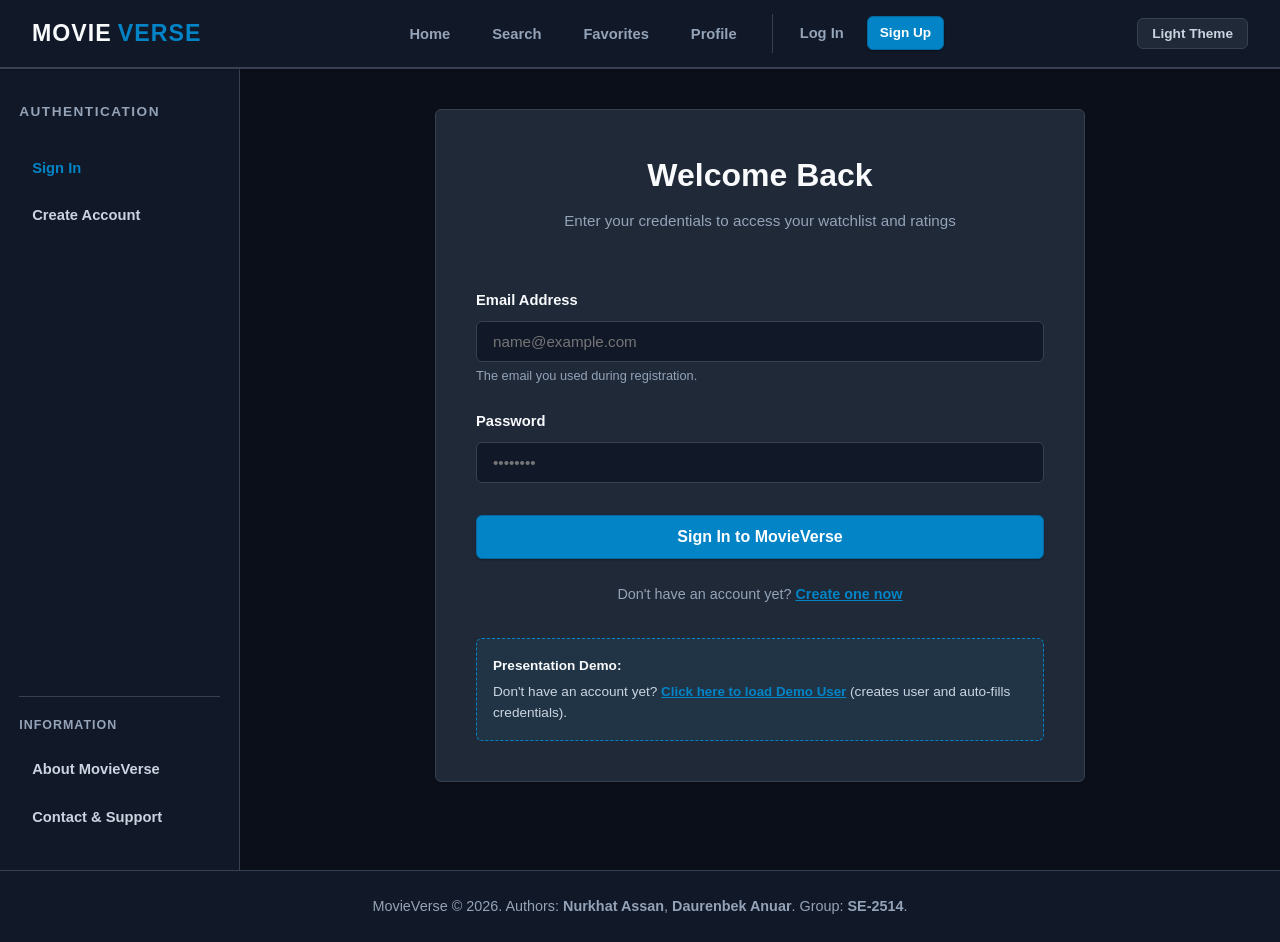
<file: login.html>
<!DOCTYPE html>
<!-- MovieVerse - Log In
     Authors: Nurkhat Assan, Daurenbek Anuar
     Group: SE-2514
-->
<html lang="en">
<head>
    <meta charset="UTF-8">
    <meta name="viewport" content="width=device-width, initial-scale=1.0">
    <meta name="description" content="Sign in to your MovieVerse account to access your personal watchlist and rated movies.">
    <title>MovieVerse — Log In</title>
    <link rel="stylesheet" href="css/style.css">
    <script>
        try {
            if (localStorage.getItem("movieverse-theme") === "light") {
                document.documentElement.classList.add("light-theme");
            }
            var savedAccent = localStorage.getItem("movieverse-accent");
            if (savedAccent) {
                document.documentElement.setAttribute("data-accent", savedAccent);
            }
            // If already logged in, redirect to profile
            if (localStorage.getItem("movieverse_session")) {
                window.location.replace("profile.html");
            }
        } catch (e) {}
    </script>
    <script src="js/jquery-4.0.0.min.js" defer></script>
    <script src="js/script.js" defer></script>
    <script src="js/validation.js" defer></script>
    <script src="js/favorites.js" defer></script>
    <script src="js/auth.js" defer></script>
</head>
<body>
    <div id="scroll-progress-bar"></div>
    <div id="toast-container" aria-live="polite"></div>

    <div class="page-layout">
        <!-- Header -->
        <header id="main-header">
            <nav class="nav-menu" aria-label="Main Navigation">
                <a href="index.html" class="logo">
                    Movie<span>Verse</span>
                </a>
                <ul class="nav-links">
                    <li><a href="index.html">Home</a></li>
                    <li><a href="movie.html">Search</a></li>
                    <li><a href="favorites.html">Favorites</a></li>
                    <li><a href="profile.html">Profile</a></li>
                    <li class="nav-auth" id="nav-auth">
                        <a href="login.html" class="active">Log In</a>
                        <a href="signup.html" class="btn" style="padding: 5px 12px; font-size: 0.85rem;">Sign Up</a>
                    </li>
                </ul>
                <div class="header-tools">
                    <button type="button" class="theme-toggle" id="change-background" aria-label="Toggle Theme">
                        Light Theme
                    </button>
                </div>
            </nav>
        </header>

        <!-- Sidebar -->
        <aside class="sidebar">
            <div class="sidebar-nav-group">
                <h2>Authentication</h2>
                <ul>
                    <li><a href="login.html" class="active" style="color: var(--accent);">Sign In</a></li>
                    <li><a href="signup.html">Create Account</a></li>
                </ul>
            </div>
            <div class="sidebar-bottom">
                <h3>Information</h3>
                <ul>
                    <li><a href="about.html">About MovieVerse</a></li>
                    <li><a href="contact.html">Contact & Support</a></li>
                </ul>
            </div>
        </aside>

        <!-- Main Content -->
        <main>
            <div class="container">
                <form id="login-form" class="form-card" novalidate>
                    <div style="text-align: center; margin-bottom: 2rem;">
                        <h1 style="font-size: 2rem; color: var(--text-primary); margin-bottom: 0.5rem;">Welcome Back</h1>
                        <p style="color: var(--text-muted); font-size: 0.95rem;">Enter your credentials to access your watchlist and ratings</p>
                    </div>

                    <!-- General Login Error Box -->
                    <div id="login-error" class="field-error" style="font-size: 0.95rem; margin-bottom: 1.5rem; justify-content: center;"></div>

                    <div class="form-group">
                        <label for="login-email">Email Address</label>
                        <input type="text" id="login-email" name="email" inputmode="email" autocomplete="email" placeholder="name@example.com">
                        <p class="field-hint">The email you used during registration.</p>
                    </div>

                    <div class="form-group">
                        <label for="login-password">Password</label>
                        <input type="password" id="login-password" name="password" autocomplete="current-password" placeholder="••••••••">
                    </div>

                    <div style="margin-top: 2rem;">
                        <button type="submit" class="btn" style="width: 100%; padding: 12px; font-size: 1rem;">Sign In to MovieVerse</button>
                    </div>

                    <div style="text-align: center; margin-top: 1.5rem; color: var(--text-muted); font-size: 0.9rem;">
                        Don't have an account yet? <a href="signup.html" style="color: var(--accent); font-weight: 600;">Create one now</a>
                    </div>

                    <!-- Quick Demo Credentials helper for presentation -->
                    <div style="margin-top: 2rem; padding: 1rem; background: rgba(56, 189, 248, 0.08); border: 1px dashed var(--accent); border-radius: var(--radius-sm); font-size: 0.85rem;">
                        <strong style="color: var(--text-primary); display: block; margin-bottom: 4px;">Presentation Demo:</strong>
                        <span>Don't have an account yet? <button type="button" id="demo-fill-btn" style="background: none; border: none; color: var(--accent); text-decoration: underline; cursor: pointer; font-weight: bold;">Click here to load Demo User</button> (creates user and auto-fills credentials).</span>
                    </div>
                </form>
            </div>
        </main>

        <!-- Footer -->
        <footer>
            <p>MovieVerse &copy; 2026. Authors: <strong>Nurkhat Assan</strong>, <strong>Daurenbek Anuar</strong>. Group: <strong>SE-2514</strong>.</p>
        </footer>
    </div>

    <script>
        document.addEventListener("DOMContentLoaded", function () {
            const demoBtn = document.getElementById("demo-fill-btn");
            if (demoBtn) {
                demoBtn.addEventListener("click", function () {
                    const demoUser = {
                        id: "user_demo",
                        name: "Nurkhat Assan",
                        email: "nurkhat@movieverse.kz",
                        phone: "+7 701 555 77 99",
                        password: "Password123!",
                        favoriteGenre: "Sci-Fi",
                        bio: "Web developer and cinema enthusiast. Creator of MovieVerse.",
                        createdAt: new Date().toISOString()
                    };

                    const users = window.MovieVerse.readJSON("movieverse_users", []);
                    if (!users.some(u => u.email === demoUser.email)) {
                        users.push(demoUser);
                        window.MovieVerse.writeJSON("movieverse_users", users);
                    }

                    // Pre-seed exactly 3 rated movies for the demo user
                    const userRatKey = "movieverse_ratings_" + demoUser.id;
                    const demoRatings = window.MovieVerse.readJSON(userRatKey, []);
                    if (demoRatings.length === 0) {
                        window.MovieVerse.writeJSON(userRatKey, [
                            { id: "tt0816692", title: "Interstellar", year: "2014", genre: "Adventure, Sci-Fi", rating: 5, ratedAt: new Date(Date.now() - 3600000).toISOString() },
                            { id: "tt1375666", title: "Inception", year: "2010", genre: "Action, Sci-Fi", rating: 5, ratedAt: new Date(Date.now() - 7200000).toISOString() },
                            { id: "tt0468569", title: "The Dark Knight", year: "2008", genre: "Action, Crime", rating: 5, ratedAt: new Date(Date.now() - 10800000).toISOString() }
                        ]);
                    }

                    document.getElementById("login-email").value = demoUser.email;
                    document.getElementById("login-password").value = demoUser.password;
                    window.MovieVerse.showToast("Demo credentials and 3 rated movies loaded!");
                });
            }
        });
    </script>
</body>
</html>
</file>
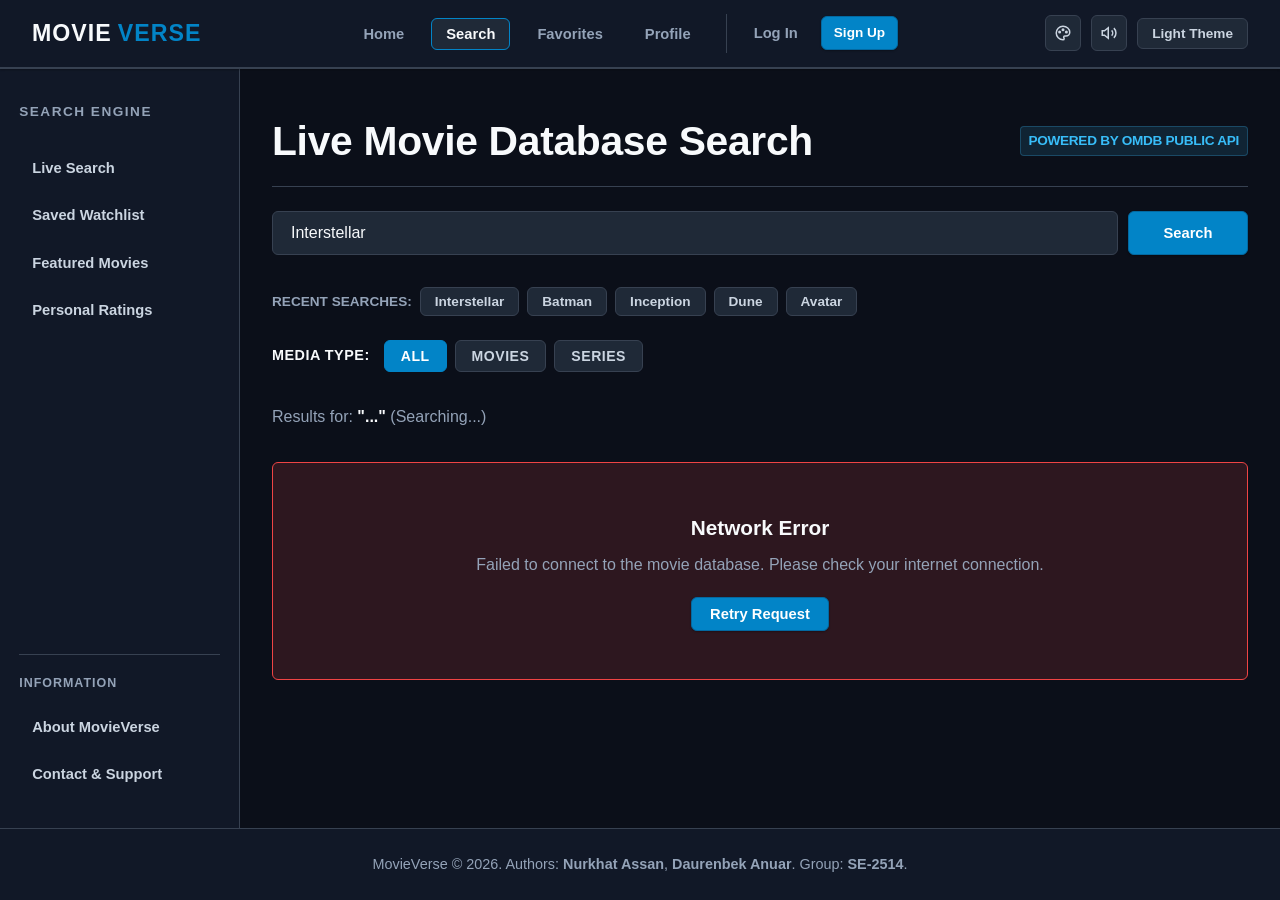
<file: movie.html>
<!DOCTYPE html>
<!-- MovieVerse - Search & Live OMDb API Integration
     Authors: Nurkhat Assan, Daurenbek Anuar
     Group: SE-2514
-->
<html lang="en">
<head>
    <meta charset="UTF-8">
    <meta name="viewport" content="width=device-width, initial-scale=1.0">
    <meta name="description" content="Search movies, series, and cinema worldwide using the live OMDb API. View detailed cast, plot synopses, and IMDb ratings.">
    <title>MovieVerse — Search</title>
    <link rel="stylesheet" href="css/style.css">
    <script>
        try {
            if (localStorage.getItem("movieverse-theme") === "light") {
                document.documentElement.classList.add("light-theme");
            }
            var savedAccent = localStorage.getItem("movieverse-accent");
            if (savedAccent) {
                document.documentElement.setAttribute("data-accent", savedAccent);
            }
        } catch (e) {}
    </script>
    <script src="js/jquery-4.0.0.min.js" defer></script>
    <script src="js/script.js" defer></script>
    <script src="js/favorites.js" defer></script>
    <script src="js/api.js" defer></script>
</head>
<body>
    <div id="scroll-progress-bar"></div>
    <div id="toast-container" aria-live="polite"></div>

    <div class="page-layout">
        <!-- Main Navigation Header -->
        <header id="main-header">
            <nav class="nav-menu" aria-label="Main Navigation">
                <a href="index.html" class="logo">
                    Movie<span>Verse</span>
                </a>
                <ul class="nav-links">
                    <li><a href="index.html">Home</a></li>
                    <li><a href="movie.html" class="active">Search</a></li>
                    <li><a href="favorites.html">Favorites</a></li>
                    <li><a href="profile.html">Profile</a></li>
                    <li class="nav-auth" id="nav-auth">
                        <a href="login.html">Log In</a>
                        <a href="signup.html" class="btn" style="padding: 5px 12px; font-size: 0.85rem;">Sign Up</a>
                    </li>
                </ul>
                <div class="header-tools">
                    <div class="accent-picker">
                        <button type="button" class="tool-btn" id="accent-toggle" aria-label="Choose Accent Color" aria-expanded="false">
                            <svg viewBox="0 0 24 24" fill="none" stroke="currentColor" stroke-width="2"><path d="M12 3a9 9 0 1 0 0 18c1.1 0 1.5-.8 1.5-1.5 0-.9-.6-1.2-.6-2.1 0-.8.7-1.4 1.5-1.4H16a5 5 0 0 0 5-5c0-4.4-4-8-9-8z"/><circle cx="7.5" cy="10.5" r="1"/><circle cx="12" cy="7.5" r="1"/><circle cx="16.5" cy="10.5" r="1"/></svg>
                        </button>
                        <div class="accent-panel" id="accent-panel" hidden>
                            <div class="accent-options" role="group" aria-label="Accent color">
                                <button type="button" class="accent-swatch" data-accent="sky" aria-label="Sky Accent" aria-pressed="true"></button>
                                <button type="button" class="accent-swatch" data-accent="crimson" aria-label="Crimson Accent" aria-pressed="false"></button>
                                <button type="button" class="accent-swatch" data-accent="gold" aria-label="Gold Accent" aria-pressed="false"></button>
                                <button type="button" class="accent-swatch" data-accent="emerald" aria-label="Emerald Accent" aria-pressed="false"></button>
                            </div>
                        </div>
                    </div>
                    <button type="button" class="tool-btn" id="sound-toggle" aria-label="Toggle Sound Effects" aria-pressed="false">
                        <svg class="icon-sound-on" viewBox="0 0 24 24" fill="none" stroke="currentColor" stroke-width="2"><path d="M11 5 6 9H3v6h3l5 4V5z"/><path d="M15.5 8.5a5 5 0 0 1 0 7"/><path d="M18.5 5.5a9 9 0 0 1 0 13"/></svg>
                        <svg class="icon-sound-off" viewBox="0 0 24 24" fill="none" stroke="currentColor" stroke-width="2" style="display:none;"><path d="M11 5 6 9H3v6h3l5 4V5z"/><path d="m16 9 6 6"/><path d="m22 9-6 6"/></svg>
                    </button>
                    <button type="button" class="theme-toggle" id="change-background" aria-label="Toggle Theme">
                        Light Theme
                    </button>
                </div>
            </nav>
        </header>

        <!-- Sidebar Navigation -->
        <aside class="sidebar">
            <div class="sidebar-nav-group">
                <h2>Search Engine</h2>
                <ul>
                    <li><a href="movie.html">Live Search</a></li>
                    <li><a href="favorites.html">Saved Watchlist</a></li>
                    <li><a href="index.html#collection">Featured Movies</a></li>
                    <li><a href="profile.html">Personal Ratings</a></li>
                </ul>
            </div>
            <div class="sidebar-bottom">
                <h3>Information</h3>
                <ul>
                    <li><a href="about.html">About MovieVerse</a></li>
                    <li><a href="contact.html">Contact & Support</a></li>
                </ul>
            </div>
        </aside>

        <!-- Main Search Content -->
        <main>
            <div class="container">
                <div class="section-title">
                    <h2>Live Movie Database Search</h2>
                    <span class="badge" style="font-size: 0.85rem;">Powered by OMDb Public API</span>
                </div>

                <!-- Search Form (novalidate per requirements) -->
                <form id="movie-search-form" class="search-box" novalidate>
                    <div class="search-wrapper">
                        <input type="text" id="movie-search-input" name="query"
                               placeholder="Type any movie or series title (e.g. Batman, Avatar, Inception)..."
                               autocomplete="off" role="combobox" aria-autocomplete="list" aria-expanded="false">
                        <button type="submit" class="btn" style="min-width: 120px;">Search</button>
                        <ul id="search-suggestions" class="autocomplete-dropdown" style="display: none;"></ul>
                    </div>
                </form>

                <!-- Search History Chips -->
                <div class="search-chips-wrapper">
                    <span>Recent Searches:</span>
                    <div id="search-history-chips" style="display: flex; gap: 8px; flex-wrap: wrap;"></div>
                </div>

                <!-- Filters & Search Controls -->
                <div class="filter-bar" style="margin-top: 1rem;">
                    <span>Media Type:</span>
                    <button type="button" class="filter-btn active" data-search-type="">All</button>
                    <button type="button" class="filter-btn" data-search-type="movie">Movies</button>
                    <button type="button" class="filter-btn" data-search-type="series">Series</button>
                </div>

                <!-- Summary Status Line -->
                <p style="margin-bottom: 24px; color: var(--text-muted); font-size: 1rem;">
                    Results for: <strong style="color: var(--text-primary);" id="search-query-display">"..."</strong>
                    <span id="search-count-display">(Searching...)</span>
                </p>

                <!-- Status / Error / Loading Container -->
                <div id="search-status" style="display: none;"></div>

                <!-- Search Results Grid -->
                <div class="movie-grid" id="search-results-list"></div>

                <!-- Pagination / Load More Button -->
                <div style="text-align: center; margin-top: 2rem; margin-bottom: 3rem;">
                    <button type="button" id="load-more-btn" class="btn btn-secondary" style="display: none; padding: 12px 30px;">
                        Load More Movies
                    </button>
                </div>
            </div>
        </main>

        <!-- Footer -->
        <footer>
            <p>MovieVerse &copy; 2026. Authors: <strong>Nurkhat Assan</strong>, <strong>Daurenbek Anuar</strong>. Group: <strong>SE-2514</strong>.</p>
        </footer>
    </div>

    <!-- Movie Details Modal Dialog -->
    <div class="modal-overlay" id="movie-modal" role="dialog" aria-modal="true" aria-labelledby="modal-title">
        <div class="modal-content">
            <button type="button" class="modal-close" id="modal-close-btn" aria-label="Close dialog">&times;</button>
            <div id="modal-details-content"></div>
        </div>
    </div>
</body>
</html>
</file>
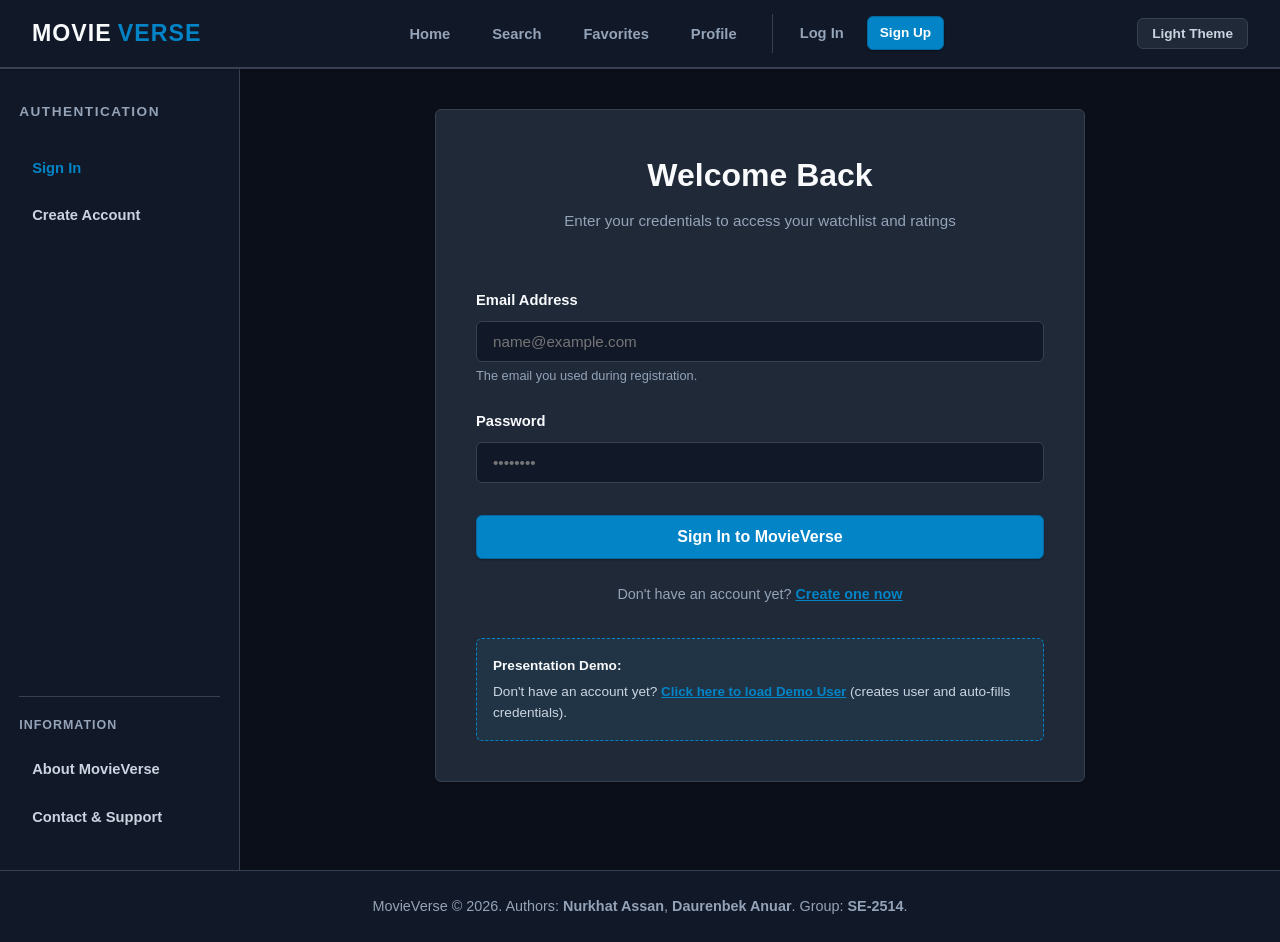
<file: profile.html>
<!DOCTYPE html>
<!-- MovieVerse - User Profile & Account Settings
     Authors: Nurkhat Assan, Daurenbek Anuar
     Group: SE-2514
-->
<html lang="en">
<head>
    <meta charset="UTF-8">
    <meta name="viewport" content="width=device-width, initial-scale=1.0">
    <meta name="description" content="View your personal MovieVerse profile, rated movies history, personal statistics, and manage account preferences.">
    <title>MovieVerse — Profile</title>
    <link rel="stylesheet" href="css/style.css">
    <script>
        try {
            if (localStorage.getItem("movieverse-theme") === "light") {
                document.documentElement.classList.add("light-theme");
            }
            var savedAccent = localStorage.getItem("movieverse-accent");
            if (savedAccent) {
                document.documentElement.setAttribute("data-accent", savedAccent);
            }
            // Quick check: if no session, redirect immediately to login
            if (!localStorage.getItem("movieverse_session")) {
                window.location.replace("login.html");
            }
        } catch (e) {}
    </script>
    <script src="js/jquery-4.0.0.min.js" defer></script>
    <script src="js/script.js" defer></script>
    <script src="js/validation.js" defer></script>
    <script src="js/favorites.js" defer></script>
    <script src="js/auth.js" defer></script>
</head>
<body>
    <div id="scroll-progress-bar"></div>
    <div id="toast-container" aria-live="polite"></div>

    <div class="page-layout">
        <!-- Header -->
        <header id="main-header">
            <nav class="nav-menu" aria-label="Main Navigation">
                <a href="index.html" class="logo">
                    Movie<span>Verse</span>
                </a>
                <ul class="nav-links">
                    <li><a href="index.html">Home</a></li>
                    <li><a href="movie.html">Search</a></li>
                    <li><a href="favorites.html">Favorites</a></li>
                    <li><a href="profile.html" class="active">Profile</a></li>
                    <li class="nav-auth" id="nav-auth">
                        <a href="login.html">Log In</a>
                        <a href="signup.html" class="btn" style="padding: 5px 12px; font-size: 0.85rem;">Sign Up</a>
                    </li>
                </ul>
                <div class="header-tools">
                    <div class="accent-picker">
                        <button type="button" class="tool-btn" id="accent-toggle" aria-label="Choose Accent Color" aria-expanded="false">
                            <svg viewBox="0 0 24 24" fill="none" stroke="currentColor" stroke-width="2"><path d="M12 3a9 9 0 1 0 0 18c1.1 0 1.5-.8 1.5-1.5 0-.9-.6-1.2-.6-2.1 0-.8.7-1.4 1.5-1.4H16a5 5 0 0 0 5-5c0-4.4-4-8-9-8z"/><circle cx="7.5" cy="10.5" r="1"/><circle cx="12" cy="7.5" r="1"/><circle cx="16.5" cy="10.5" r="1"/></svg>
                        </button>
                        <div class="accent-panel" id="accent-panel" hidden>
                            <div class="accent-options" role="group" aria-label="Accent color">
                                <button type="button" class="accent-swatch" data-accent="sky" aria-label="Sky Accent" aria-pressed="true"></button>
                                <button type="button" class="accent-swatch" data-accent="crimson" aria-label="Crimson Accent" aria-pressed="false"></button>
                                <button type="button" class="accent-swatch" data-accent="gold" aria-label="Gold Accent" aria-pressed="false"></button>
                                <button type="button" class="accent-swatch" data-accent="emerald" aria-label="Emerald Accent" aria-pressed="false"></button>
                            </div>
                        </div>
                    </div>
                    <button type="button" class="tool-btn" id="sound-toggle" aria-label="Toggle Sound Effects" aria-pressed="false">
                        <svg class="icon-sound-on" viewBox="0 0 24 24" fill="none" stroke="currentColor" stroke-width="2"><path d="M11 5 6 9H3v6h3l5 4V5z"/><path d="M15.5 8.5a5 5 0 0 1 0 7"/><path d="M18.5 5.5a9 9 0 0 1 0 13"/></svg>
                        <svg class="icon-sound-off" viewBox="0 0 24 24" fill="none" stroke="currentColor" stroke-width="2" style="display:none;"><path d="M11 5 6 9H3v6h3l5 4V5z"/><path d="m16 9 6 6"/><path d="m22 9-6 6"/></svg>
                    </button>
                    <button type="button" class="theme-toggle" id="change-background" aria-label="Toggle Theme">
                        Light Theme
                    </button>
                </div>
            </nav>
        </header>

        <!-- Sidebar -->
        <aside class="sidebar">
            <div class="sidebar-nav-group">
                <h2>User Account</h2>
                <ul>
                    <li><a href="#overview">Profile Card</a></li>
                    <li><a href="#ratings-section">My Movie Ratings</a></li>
                    <li><a href="#settings-section">Profile Settings</a></li>
                    <li><a href="favorites.html">My Watchlist</a></li>
                </ul>
            </div>
            <div class="sidebar-bottom">
                <h3>Information</h3>
                <ul>
                    <li><a href="about.html">About MovieVerse</a></li>
                    <li><a href="contact.html">Contact & Support</a></li>
                </ul>
            </div>
        </aside>

        <!-- Main Content -->
        <main>
            <div class="container" id="profile-container">
                <!-- Profile Header Card -->
                <section class="greeting-box" id="overview" style="margin-bottom: 2rem;">
                    <div style="display: flex; gap: 24px; align-items: center; flex-wrap: wrap;">
                        <img src="images/profile.jpg" alt="Profile Picture" style="width: 100px; height: 100px; border-radius: 50%; object-fit: cover; border: 3px solid var(--accent); box-shadow: var(--shadow-md);">
                        <div style="flex-grow: 1;">
                            <div style="display: flex; justify-content: space-between; align-items: center; flex-wrap: wrap; gap: 10px;">
                                <h1 id="profile-name-display" style="font-size: 2rem; color: var(--text-primary); margin-bottom: 4px;">User Profile</h1>
                                <button type="button" class="btn btn-secondary btn-danger" id="profile-logout-btn">Log Out</button>
                            </div>
                            <p style="color: var(--accent); font-weight: 600; margin-bottom: 4px;" id="profile-email-display">user@example.com</p>
                            <div style="display: flex; gap: 16px; flex-wrap: wrap; font-size: 0.9rem; color: var(--text-muted); margin-top: 8px;">
                                <span>Phone: <strong id="profile-phone-display">+7 701 000 00 00</strong></span>
                                <span>Favorite Genre: <strong id="profile-genre-display">Sci-Fi</strong></span>
                                <span>Member Since: <strong id="profile-joined-display">—</strong></span>
                            </div>
                            <p id="profile-bio-display" style="margin-top: 12px; font-size: 0.95rem; color: var(--text-secondary); line-height: 1.5; font-style: italic; background: rgba(0,0,0,0.15); padding: 8px 14px; border-radius: var(--radius-sm);"></p>
                        </div>
                    </div>
                </section>

                <!-- Personal Movie Ratings Table -->
                <section id="ratings-section" style="margin-bottom: 3.5rem;">
                    <div class="section-title">
                        <h2>Personal Movie Ratings (Last 3 Rated)</h2>
                        <a href="movie.html" class="btn btn-secondary" style="font-size: 0.85rem; padding: 6px 14px;">+ Rate More Movies</a>
                    </div>

                    <div class="table-wrapper">
                        <table class="ratings-table">
                            <thead>
                                <tr>
                                    <th>Movie Title & Year</th>
                                    <th>Genre</th>
                                    <th>Date Rated</th>
                                    <th>Your Rating</th>
                                </tr>
                            </thead>
                            <tbody id="profile-ratings-table-body">
                                <tr>
                                    <td colspan="4" style="text-align: center; color: var(--text-muted); padding: 2rem;">Loading ratings...</td>
                                </tr>
                            </tbody>
                        </table>
                    </div>
                </section>

                <!-- Profile Edit Form (novalidate per requirements) -->
                <section id="settings-section">
                    <div class="section-title">
                        <h2>Account Preferences & Settings</h2>
                    </div>

                    <form id="profile-form" class="form-card" style="max-width: 100%; margin: 0;" novalidate>
                        <div id="profile-status" class="form-status"></div>

                        <div style="display: grid; grid-template-columns: repeat(auto-fit, minmax(280px, 1fr)); gap: 20px;">
                            <div class="form-group">
                                <label for="profile-name-input">Full Name</label>
                                <input type="text" id="profile-name-input" name="name" autocomplete="name" placeholder="Your full name">
                                <p class="field-hint">At least 2 characters, letters, spaces and hyphens only.</p>
                            </div>

                            <div class="form-group">
                                <label for="profile-email-input">Email Address</label>
                                <input type="text" id="profile-email-input" name="email" inputmode="email" autocomplete="email" placeholder="name@example.com">
                                <p class="field-hint">Must be a valid email format.</p>
                            </div>

                            <div class="form-group">
                                <label for="profile-phone-input">Mobile Phone</label>
                                <input type="tel" id="profile-phone-input" name="phone" autocomplete="tel" placeholder="+7 701 234 56 78">
                                <p class="field-hint">Kazakhstan format: +7 7XX XXX XX XX or 8 7XX XXX XX XX</p>
                            </div>

                            <div class="form-group">
                                <label for="profile-genre-input">Preferred Genre</label>
                                <select id="profile-genre-input" name="genre">
                                    <option value="Sci-Fi">Sci-Fi</option>
                                    <option value="Action">Action</option>
                                    <option value="Drama">Drama</option>
                                    <option value="Crime">Crime</option>
                                    <option value="Animation">Animation</option>
                                    <option value="Comedy">Comedy</option>
                                    <option value="Thriller">Thriller</option>
                                </select>
                            </div>
                        </div>

                        <div class="form-group" style="margin-top: 10px;">
                            <label for="profile-bio-input">About Yourself / Bio</label>
                            <textarea id="profile-bio-input" name="bio" rows="3" placeholder="Tell fellow movie lovers about your favorite cinema genres and directors..."></textarea>
                            <span id="profile-bio-counter" class="char-counter">0 / 200</span>
                        </div>

                        <div class="button-row" style="margin-top: 1.5rem;">
                            <button type="submit" class="btn">Save Changes</button>
                            <button type="button" id="profile-reset-btn" class="btn btn-secondary">Reset to Saved</button>
                        </div>
                    </form>
                </section>
            </div>
        </main>

        <!-- Footer -->
        <footer>
            <p>MovieVerse &copy; 2026. Authors: <strong>Nurkhat Assan</strong>, <strong>Daurenbek Anuar</strong>. Group: <strong>SE-2514</strong>.</p>
        </footer>
    </div>
</body>
</html>
</file>
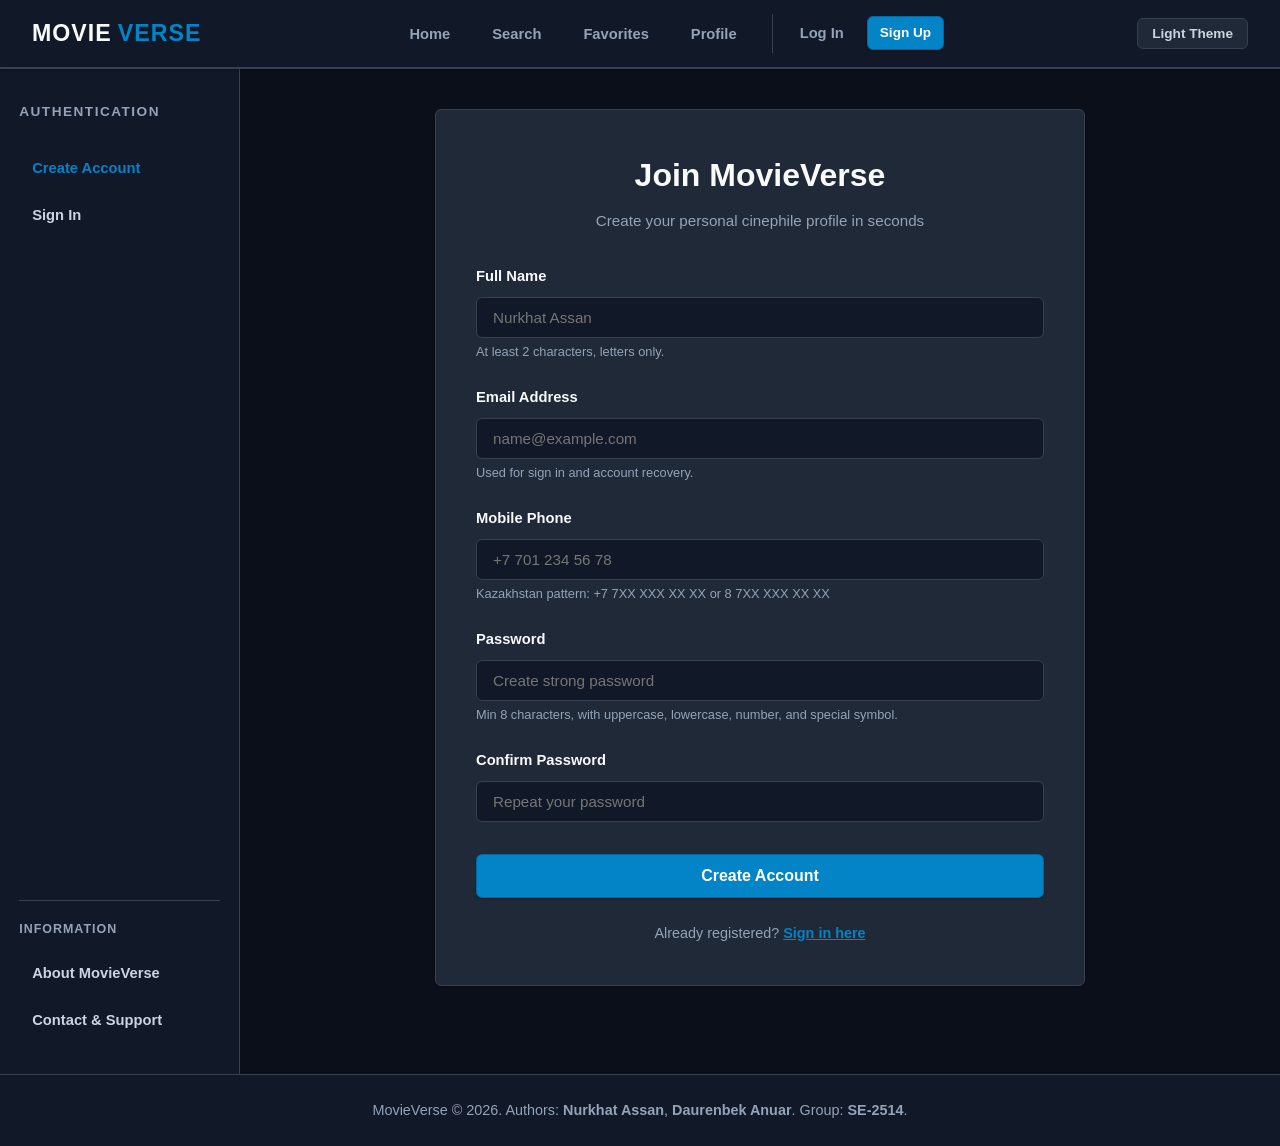
<file: signup.html>
<!DOCTYPE html>
<!-- MovieVerse - Sign Up (Registration Simulation)
     Authors: Nurkhat Assan, Daurenbek Anuar
     Group: SE-2514
-->
<html lang="en">
<head>
    <meta charset="UTF-8">
    <meta name="viewport" content="width=device-width, initial-scale=1.0">
    <meta name="description" content="Create a free MovieVerse account to build personal watchlists and submit movie reviews.">
    <title>MovieVerse — Sign Up</title>
    <link rel="stylesheet" href="css/style.css">
    <script>
        try {
            if (localStorage.getItem("movieverse-theme") === "light") {
                document.documentElement.classList.add("light-theme");
            }
            var savedAccent = localStorage.getItem("movieverse-accent");
            if (savedAccent) {
                document.documentElement.setAttribute("data-accent", savedAccent);
            }
            if (localStorage.getItem("movieverse_session")) {
                window.location.replace("profile.html");
            }
        } catch (e) {}
    </script>
    <script src="js/jquery-4.0.0.min.js" defer></script>
    <script src="js/script.js" defer></script>
    <script src="js/validation.js" defer></script>
    <script src="js/favorites.js" defer></script>
    <script src="js/auth.js" defer></script>
</head>
<body>
    <div id="scroll-progress-bar"></div>
    <div id="toast-container" aria-live="polite"></div>

    <div class="page-layout">
        <!-- Header -->
        <header id="main-header">
            <nav class="nav-menu" aria-label="Main Navigation">
                <a href="index.html" class="logo">
                    Movie<span>Verse</span>
                </a>
                <ul class="nav-links">
                    <li><a href="index.html">Home</a></li>
                    <li><a href="movie.html">Search</a></li>
                    <li><a href="favorites.html">Favorites</a></li>
                    <li><a href="profile.html">Profile</a></li>
                    <li class="nav-auth" id="nav-auth">
                        <a href="login.html">Log In</a>
                        <a href="signup.html" class="btn active" style="padding: 5px 12px; font-size: 0.85rem;">Sign Up</a>
                    </li>
                </ul>
                <div class="header-tools">
                    <button type="button" class="theme-toggle" id="change-background" aria-label="Toggle Theme">
                        Light Theme
                    </button>
                </div>
            </nav>
        </header>

        <!-- Sidebar -->
        <aside class="sidebar">
            <div class="sidebar-nav-group">
                <h2>Authentication</h2>
                <ul>
                    <li><a href="signup.html" class="active" style="color: var(--accent);">Create Account</a></li>
                    <li><a href="login.html">Sign In</a></li>
                </ul>
            </div>
            <div class="sidebar-bottom">
                <h3>Information</h3>
                <ul>
                    <li><a href="about.html">About MovieVerse</a></li>
                    <li><a href="contact.html">Contact & Support</a></li>
                </ul>
            </div>
        </aside>

        <!-- Main Content -->
        <main>
            <div class="container">
                <!-- Registration Form (novalidate as required) -->
                <form id="signup-form" class="form-card" novalidate>
                    <div style="text-align: center; margin-bottom: 2rem;">
                        <h1 style="font-size: 2rem; color: var(--text-primary); margin-bottom: 0.5rem;">Join MovieVerse</h1>
                        <p style="color: var(--text-muted); font-size: 0.95rem;">Create your personal cinephile profile in seconds</p>
                    </div>

                    <div id="signup-status" class="form-status"></div>

                    <div class="form-group">
                        <label for="signup-name">Full Name</label>
                        <input type="text" id="signup-name" name="name" autocomplete="name" placeholder="Nurkhat Assan">
                        <p class="field-hint">At least 2 characters, letters only.</p>
                    </div>

                    <div class="form-group">
                        <label for="signup-email">Email Address</label>
                        <input type="text" id="signup-email" name="email" inputmode="email" autocomplete="email" placeholder="name@example.com">
                        <p class="field-hint">Used for sign in and account recovery.</p>
                    </div>

                    <div class="form-group">
                        <label for="signup-phone">Mobile Phone</label>
                        <input type="tel" id="signup-phone" name="phone" autocomplete="tel" placeholder="+7 701 234 56 78">
                        <p class="field-hint">Kazakhstan pattern: +7 7XX XXX XX XX or 8 7XX XXX XX XX</p>
                    </div>

                    <div class="form-group">
                        <label for="signup-password">Password</label>
                        <input type="password" id="signup-password" name="password" autocomplete="new-password" placeholder="Create strong password">
                        <p class="field-hint">Min 8 characters, with uppercase, lowercase, number, and special symbol.</p>
                    </div>

                    <div class="form-group">
                        <label for="signup-confirm">Confirm Password</label>
                        <input type="password" id="signup-confirm" name="confirm" autocomplete="new-password" placeholder="Repeat your password">
                    </div>

                    <div style="margin-top: 2rem;">
                        <button type="submit" class="btn" style="width: 100%; padding: 12px; font-size: 1rem;">Create Account</button>
                    </div>

                    <div style="text-align: center; margin-top: 1.5rem; color: var(--text-muted); font-size: 0.9rem;">
                        Already registered? <a href="login.html" style="color: var(--accent); font-weight: 600;">Sign in here</a>
                    </div>
                </form>
            </div>
        </main>

        <!-- Footer -->
        <footer>
            <p>MovieVerse &copy; 2026. Authors: <strong>Nurkhat Assan</strong>, <strong>Daurenbek Anuar</strong>. Group: <strong>SE-2514</strong>.</p>
        </footer>
    </div>
</body>
</html>
</file>
<file: css/style.css>
/* MovieVerse - Main Stylesheet
   Rugged & Clean Cinema UI: Responsive CSS Grid & Flexbox, Dark & Light Themes
   Authors: Nurkhat Assan, Daurenbek Anuar
*/

:root {
    --bg-base: #0b0f19;
    --bg-surface: #111827;
    --bg-card: #1f2937;
    --bg-card-hover: #263346;
    --border-color: #374151;
    --border-light: #4b5563;
    
    --text-primary: #f8fafc;
    --text-secondary: #cbd5e1;
    --text-muted: #94a3b8;
    
    --accent: #0284c7;
    --accent-hover: #0369a1;
    --accent-text: #38bdf8;
    --accent-contrast: #ffffff;
    
    --danger: #ef4444;
    --danger-bg: rgba(239, 68, 68, 0.15);
    --success: #10b981;
    --success-bg: rgba(16, 185, 129, 0.15);
    --warning: #f59e0b;
    --warning-bg: rgba(245, 158, 11, 0.15);
    
    --shadow-sm: 0 1px 2px 0 rgba(0, 0, 0, 0.3);
    --shadow-md: 0 4px 6px -1px rgba(0, 0, 0, 0.4);
    --shadow-lg: 0 10px 15px -3px rgba(0, 0, 0, 0.5);
    
    /* Subtle rounded corners */
    --radius-sm: 6px;
    --radius-md: 8px;
    --radius-lg: 12px;
    --radius-full: 9999px;
    
    --transition-fast: 0.15s ease;
    --transition-normal: 0.2s ease;
}

/* Light Theme Variables */
html.light-theme {
    --bg-base: #f8fafc;
    --bg-surface: #ffffff;
    --bg-card: #ffffff;
    --bg-card-hover: #f1f5f9;
    --border-color: #cbd5e1;
    --border-light: #94a3b8;
    
    --text-primary: #0f172a;
    --text-secondary: #334155;
    --text-muted: #64748b;
    
    --accent: #0284c7;
    --accent-hover: #0369a1;
    --accent-text: #0284c7;
    --accent-contrast: #ffffff;
    
    --danger: #dc2626;
    --danger-bg: #fee2e2;
    --success: #059669;
    --success-bg: #d1fae5;
    --warning: #d97706;
    --warning-bg: #fef3c7;
    
    --shadow-sm: 0 1px 3px 0 rgba(0, 0, 0, 0.1);
    --shadow-md: 0 4px 6px -1px rgba(0, 0, 0, 0.1);
    --shadow-lg: 0 10px 15px -3px rgba(0, 0, 0, 0.12);
}

/* Accent Themes */
[data-accent="crimson"] {
    --accent: #e11d48;
    --accent-hover: #be123c;
    --accent-text: #f43f5e;
}
html.light-theme[data-accent="crimson"] {
    --accent: #be123c;
    --accent-hover: #9f1239;
    --accent-text: #be123c;
}

[data-accent="gold"] {
    --accent: #d97706;
    --accent-hover: #b45309;
    --accent-text: #f59e0b;
}
html.light-theme[data-accent="gold"] {
    --accent: #b45309;
    --accent-hover: #92400e;
    --accent-text: #b45309;
}

[data-accent="emerald"] {
    --accent: #059669;
    --accent-hover: #047857;
    --accent-text: #10b981;
}
html.light-theme[data-accent="emerald"] {
    --accent: #047857;
    --accent-hover: #065f46;
    --accent-text: #047857;
}

/* Global Reset & Base */
* {
    margin: 0;
    padding: 0;
    box-sizing: border-box;
}

html {
    scroll-behavior: smooth;
}

body {
    min-height: 100vh;
    font-family: 'Segoe UI', -apple-system, BlinkMacSystemFont, Roboto, sans-serif;
    background-color: var(--bg-base);
    color: var(--text-secondary);
    line-height: 1.6;
    transition: background-color var(--transition-normal), color var(--transition-normal);
}

/* Scroll Progress Bar */
#scroll-progress-bar {
    position: fixed;
    top: 0;
    left: 0;
    width: 0%;
    height: 3px;
    background-color: var(--accent);
    z-index: 1000;
}

/* Grid Layout */
.page-layout {
    min-height: 100vh;
    display: grid;
    grid-template-columns: 240px minmax(0, 1fr);
    grid-template-rows: auto minmax(0, 1fr) auto;
    grid-template-areas:
        "header header"
        "sidebar main"
        "footer footer";
}

/* Header */
#main-header {
    grid-area: header;
    background-color: var(--bg-surface);
    border-bottom: 2px solid var(--border-color);
    padding: 0.85rem 2rem;
    position: sticky;
    top: 0;
    z-index: 100;
    box-shadow: var(--shadow-sm);
    transition: background-color var(--transition-normal), border-color var(--transition-normal);
}

.nav-menu {
    display: flex;
    justify-content: space-between;
    align-items: center;
    max-width: 1400px;
    margin: 0 auto;
    gap: 20px;
}

.logo {
    color: var(--text-primary);
    font-size: 1.45rem;
    font-weight: 900;
    letter-spacing: 1px;
    text-transform: uppercase;
    white-space: nowrap;
    text-decoration: none;
    display: flex;
    align-items: center;
    gap: 6px;
}

.logo span {
    color: var(--accent);
}

.nav-links {
    list-style: none;
    display: flex;
    align-items: center;
    gap: 12px;
    flex-wrap: wrap;
}

.nav-links a {
    color: var(--text-muted);
    text-decoration: none;
    font-weight: 600;
    font-size: 0.92rem;
    padding: 7px 14px;
    border-radius: var(--radius-sm);
    border: 1px solid transparent;
    transition: background-color var(--transition-fast), color var(--transition-fast), border-color var(--transition-fast);
}

.nav-links a:hover {
    color: var(--text-primary);
    background-color: rgba(255, 255, 255, 0.05);
    border-color: var(--border-color);
}

html.light-theme .nav-links a:hover {
    background-color: rgba(0, 0, 0, 0.05);
}

.nav-links a.active {
    color: var(--text-primary);
    background-color: var(--bg-card);
    border-color: var(--accent);
}

.nav-auth {
    display: flex;
    align-items: center;
    gap: 8px;
    margin-left: 8px;
    padding-left: 12px;
    border-left: 1px solid var(--border-color);
}

/* Primary Action & Sign Up Button with Dynamic Accent Reactivity */
.nav-links a.btn,
.nav-auth .btn,
.nav-auth a.btn,
.btn {
    display: inline-flex;
    align-items: center;
    justify-content: center;
    gap: 8px;
    background-color: var(--accent) !important;
    color: #ffffff !important;
    border: 1px solid var(--accent-hover) !important;
    padding: 8px 18px;
    border-radius: var(--radius-sm);
    font-weight: 700;
    font-size: 0.92rem;
    text-decoration: none;
    cursor: pointer;
    box-shadow: var(--shadow-sm);
    transition: background-color var(--transition-fast), border-color var(--transition-fast);
}

.nav-links a.btn:hover,
.nav-auth .btn:hover,
.nav-auth a.btn:hover,
.btn:hover {
    background-color: var(--accent-hover) !important;
    border-color: var(--accent-text) !important;
    color: #ffffff !important;
}

.btn-secondary {
    background-color: var(--bg-card) !important;
    border: 1px solid var(--border-light) !important;
    color: var(--text-primary) !important;
}

.btn-secondary:hover {
    background-color: var(--bg-card-hover) !important;
    border-color: var(--text-primary) !important;
}

.btn-danger {
    background-color: var(--danger) !important;
    border-color: #b91c1c !important;
    color: #ffffff !important;
}

.btn-danger:hover {
    background-color: #b91c1c !important;
}

.auth-logout {
    background: transparent;
    border: 1px solid var(--border-color);
    color: var(--text-muted);
    padding: 6px 12px;
    border-radius: var(--radius-sm);
    font-size: 0.85rem;
    font-weight: 600;
    cursor: pointer;
    transition: all var(--transition-fast);
}

.auth-logout:hover {
    color: var(--danger);
    border-color: var(--danger);
}

/* Header Tools */
.header-tools {
    display: flex;
    align-items: center;
    gap: 10px;
}

.tool-btn, .theme-toggle {
    display: inline-flex;
    align-items: center;
    justify-content: center;
    background: var(--bg-card);
    border: 1px solid var(--border-color);
    color: var(--text-secondary);
    padding: 7px 14px;
    font-size: 0.85rem;
    font-weight: 700;
    border-radius: var(--radius-sm);
    cursor: pointer;
    transition: background-color var(--transition-fast), border-color var(--transition-fast), color var(--transition-fast);
}

.tool-btn {
    padding: 7px;
    width: 36px;
    height: 36px;
}

.tool-btn svg {
    width: 18px;
    height: 18px;
}

.tool-btn:hover, .theme-toggle:hover {
    border-color: var(--accent);
    color: var(--text-primary);
    background-color: var(--bg-card-hover);
}

/* Accent Picker Panel */
.accent-picker {
    position: relative;
}

.accent-panel {
    position: absolute;
    top: calc(100% + 8px);
    right: 0;
    background: var(--bg-surface);
    border: 1px solid var(--border-color);
    border-radius: var(--radius-sm);
    padding: 8px;
    box-shadow: var(--shadow-lg);
    z-index: 200;
}

.accent-options {
    display: flex;
    gap: 8px;
}

.accent-swatch {
    width: 22px;
    height: 22px;
    border-radius: 4px;
    border: 2px solid transparent;
    cursor: pointer;
}

.accent-swatch[data-accent="sky"] { background: #38bdf8; }
.accent-swatch[data-accent="crimson"] { background: #e11d48; }
.accent-swatch[data-accent="gold"] { background: #d97706; }
.accent-swatch[data-accent="emerald"] { background: #059669; }

.accent-swatch[aria-pressed="true"] {
    border-color: #ffffff;
    box-shadow: 0 0 0 1px var(--text-primary);
}

/* Sidebar */
.sidebar {
    grid-area: sidebar;
    background-color: var(--bg-surface);
    border-right: 1px solid var(--border-color);
    padding: 2rem 1.2rem;
    display: flex;
    flex-direction: column;
    justify-content: space-between;
    transition: background-color var(--transition-normal), border-color var(--transition-normal);
}

.sidebar-nav-group {
    display: flex;
    flex-direction: column;
    gap: 6px;
}

.sidebar-bottom {
    margin-top: 2rem;
    padding-top: 1.2rem;
    border-top: 1px solid var(--border-color);
}

.sidebar-bottom h3 {
    color: var(--text-muted);
    font-size: 0.78rem;
    text-transform: uppercase;
    letter-spacing: 1px;
    margin-bottom: 0.8rem;
    font-weight: 700;
}

.sidebar h2 {
    color: var(--text-muted);
    font-size: 0.85rem;
    text-transform: uppercase;
    letter-spacing: 1.5px;
    margin-bottom: 1.2rem;
    font-weight: 800;
}

.sidebar ul {
    list-style: none;
    display: flex;
    flex-direction: column;
    gap: 6px;
}

.sidebar a {
    color: var(--text-secondary);
    text-decoration: none;
    display: flex;
    align-items: center;
    padding: 8px 12px;
    border-radius: var(--radius-sm);
    border: 1px solid transparent;
    font-weight: 600;
    font-size: 0.92rem;
    transition: background-color var(--transition-fast), border-color var(--transition-fast), color var(--transition-fast);
}

.sidebar a:hover {
    color: var(--text-primary);
    background-color: var(--bg-card);
    border-color: var(--border-color);
}

/* Sidebar Genre Filters */
.sidebar-genre-filters {
    display: flex;
    flex-direction: column;
    gap: 7px;
}

.sidebar-genre-filters .filter-btn {
    width: 100%;
    text-align: left;
    padding: 8px 12px;
    font-size: 0.88rem;
    font-weight: 700;
    text-transform: uppercase;
    letter-spacing: 0.5px;
    border-radius: var(--radius-sm);
    background-color: var(--bg-card);
    border: 1px solid var(--border-color);
    color: var(--text-secondary);
    cursor: pointer;
    transition: background-color var(--transition-fast), border-color var(--transition-fast), color var(--transition-fast);
}

.sidebar-genre-filters .filter-btn:hover {
    color: var(--text-primary);
    border-color: var(--accent);
    background-color: var(--bg-card-hover);
}

.sidebar-genre-filters .filter-btn.active {
    background-color: var(--accent) !important;
    color: #ffffff !important;
    border-color: var(--accent-hover) !important;
}

/* Main Container */
main {
    grid-area: main;
    padding: 2.5rem 2rem;
    max-width: 1300px;
    width: 100%;
    margin: 0 auto;
}

.container {
    width: 100%;
}

.section-title {
    color: var(--text-primary);
    font-size: 1.7rem;
    font-weight: 800;
    margin-bottom: 1.5rem;
    letter-spacing: -0.3px;
    display: flex;
    align-items: center;
    justify-content: space-between;
    border-bottom: 1px solid var(--border-color);
    padding-bottom: 0.75rem;
}

/* Footer */
footer {
    grid-area: footer;
    background-color: var(--bg-surface);
    border-top: 1px solid var(--border-color);
    padding: 1.5rem 2rem;
    text-align: center;
    color: var(--text-muted);
    font-size: 0.9rem;
    transition: background-color var(--transition-normal), border-color var(--transition-normal);
}

.button-row {
    display: flex;
    gap: 12px;
    flex-wrap: wrap;
    align-items: center;
}

/* Greeting Box & Hero */
.greeting-box {
    background-color: var(--bg-card);
    border: 1px solid var(--border-color);
    border-left: 4px solid var(--accent);
    border-radius: var(--radius-sm);
    padding: 2.2rem;
    margin-bottom: 2.5rem;
}

.greeting-text {
    display: block;
    font-size: 2rem;
    font-weight: 800;
    color: var(--text-primary);
    margin-bottom: 0.4rem;
    letter-spacing: -0.5px;
}

.greeting-subtitle {
    display: block;
    font-size: 1.05rem;
    color: var(--text-muted);
    margin-bottom: 1.5rem;
    max-width: 650px;
}

/* Stats Section */
.stats-section {
    display: grid;
    grid-template-columns: repeat(auto-fit, minmax(200px, 1fr));
    gap: 16px;
    margin-bottom: 3rem;
}

.stat-card {
    background-color: var(--bg-card);
    border: 1px solid var(--border-color);
    border-radius: var(--radius-sm);
    padding: 1.5rem;
    text-align: center;
    box-shadow: var(--shadow-sm);
    transition: border-color var(--transition-fast), background-color var(--transition-fast);
}

.stat-card:hover {
    border-color: var(--accent);
    background-color: var(--bg-card-hover);
}

.counter-value {
    font-size: 2.4rem;
    font-weight: 800;
    color: var(--accent);
    line-height: 1.2;
    margin-bottom: 0.3rem;
}

.stat-label {
    font-size: 0.85rem;
    color: var(--text-muted);
    font-weight: 700;
    text-transform: uppercase;
    letter-spacing: 0.5px;
}

/* Rugged Genre Filter Buttons */
.filter-bar {
    display: flex;
    align-items: center;
    gap: 8px;
    margin-bottom: 2rem;
    flex-wrap: wrap;
}

.filter-bar span {
    font-weight: 700;
    font-size: 0.9rem;
    color: var(--text-primary);
    text-transform: uppercase;
    letter-spacing: 0.5px;
    margin-right: 6px;
}

.filter-btn {
    background-color: var(--bg-card);
    border: 1px solid var(--border-color);
    color: var(--text-secondary);
    padding: 7px 16px;
    border-radius: var(--radius-sm);
    font-size: 0.88rem;
    font-weight: 700;
    text-transform: uppercase;
    letter-spacing: 0.5px;
    cursor: pointer;
    transition: background-color var(--transition-fast), border-color var(--transition-fast), color var(--transition-fast);
}

.filter-btn:hover {
    color: var(--text-primary);
    border-color: var(--accent);
    background-color: var(--bg-card-hover);
}

.filter-btn.active {
    background-color: var(--accent);
    color: #ffffff;
    border-color: var(--accent);
}

/* Movie Card Grid */
.movie-grid {
    display: grid;
    grid-template-columns: repeat(auto-fill, minmax(220px, 1fr));
    gap: 20px;
    margin-bottom: 3.5rem;
}

.movie-card {
    background-color: var(--bg-card);
    border: 1px solid var(--border-color);
    border-radius: var(--radius-sm);
    overflow: hidden;
    position: relative;
    display: flex;
    flex-direction: column;
    box-shadow: var(--shadow-sm);
    transition: border-color var(--transition-normal), box-shadow var(--transition-normal);
}

.movie-card:hover {
    border-color: var(--accent);
    box-shadow: var(--shadow-md);
}

.card-poster-wrap {
    position: relative;
    width: 100%;
    aspect-ratio: 2 / 3;
    background-color: #0f172a;
    overflow: hidden;
}

.card-poster-wrap img {
    width: 100%;
    height: 100%;
    object-fit: cover;
    display: block;
}

.fav-btn {
    position: absolute;
    top: 8px;
    right: 8px;
    width: 34px;
    height: 34px;
    border-radius: var(--radius-sm);
    background-color: rgba(15, 23, 42, 0.85);
    border: 1px solid rgba(255, 255, 255, 0.2);
    color: #e2e8f0;
    font-size: 1.1rem;
    display: flex;
    align-items: center;
    justify-content: center;
    cursor: pointer;
    transition: background-color var(--transition-fast), color var(--transition-fast), border-color var(--transition-fast);
    z-index: 10;
}

.fav-btn:hover {
    background-color: var(--accent);
    color: #ffffff;
    border-color: var(--accent);
}

.fav-btn.active {
    color: #facc15;
    border-color: #facc15;
}

.movie-info {
    padding: 1rem;
    display: flex;
    flex-direction: column;
    flex-grow: 1;
    justify-content: space-between;
}

.movie-info h3 {
    font-size: 1rem;
    font-weight: 700;
    color: var(--text-primary);
    margin-bottom: 0.25rem;
    line-height: 1.3;
}

.movie-info p {
    font-size: 0.83rem;
    color: var(--text-muted);
    margin-bottom: 0.75rem;
}

.movie-meta-tags {
    display: flex;
    align-items: center;
    justify-content: space-between;
    font-size: 0.8rem;
    color: var(--text-muted);
}

.badge {
    display: inline-block;
    padding: 3px 8px;
    border-radius: 4px;
    font-size: 0.75rem;
    font-weight: 700;
    text-transform: uppercase;
    background-color: rgba(56, 189, 248, 0.12);
    color: var(--accent-text);
    border: 1px solid rgba(56, 189, 248, 0.25);
}

/* Quote Box (Full & Compact) */
.quote-box {
    background-color: var(--bg-card);
    border: 1px solid var(--border-color);
    border-left: 4px solid var(--accent);
    border-radius: var(--radius-sm);
    padding: 2rem;
    margin-bottom: 3rem;
}

/* Compact Movie Quote of the Day Banner */
.quote-box-compact {
    background-color: var(--bg-card);
    border: 1px solid var(--border-color);
    border-left: 4px solid var(--accent);
    border-radius: var(--radius-sm);
    padding: 0.85rem 1.25rem;
    margin-bottom: 2rem;
    box-shadow: var(--shadow-sm);
    transition: background-color var(--transition-normal), border-color var(--transition-normal);
}

.quote-compact-inner {
    display: flex;
    align-items: center;
    justify-content: space-between;
    gap: 1.25rem;
}

.quote-compact-text {
    display: flex;
    flex-direction: column;
    gap: 2px;
    flex: 1;
}

.quote-compact-tag {
    font-size: 0.72rem;
    text-transform: uppercase;
    letter-spacing: 1px;
    font-weight: 800;
    color: var(--accent-text);
}

.quote-box-compact #quote-text {
    font-size: 0.96rem;
    font-style: italic;
    color: var(--text-primary);
    line-height: 1.4;
    margin: 0;
}

.quote-btn-compact {
    padding: 6px 14px !important;
    font-size: 0.82rem !important;
    white-space: nowrap;
    flex-shrink: 0;
}

@media (max-width: 640px) {
    .quote-compact-inner {
        flex-direction: column;
        align-items: flex-start;
        gap: 0.75rem;
    }
    .quote-btn-compact {
        align-self: flex-start;
    }
}

.quote-content {
    margin-bottom: 1.5rem;
}

#quote-text {
    font-size: 1.2rem;
    font-style: italic;
    color: var(--text-primary);
    line-height: 1.5;
}

.copy-btn {
    background-color: var(--bg-surface);
    border: 1px solid var(--border-light);
    color: var(--text-secondary);
    padding: 8px 16px;
    border-radius: var(--radius-sm);
    font-weight: 700;
    font-size: 0.88rem;
    cursor: pointer;
    transition: border-color var(--transition-fast), color var(--transition-fast);
}

.copy-btn:hover {
    border-color: var(--accent);
    color: var(--text-primary);
}

/* Forms & Cards */
.form-card {
    background-color: var(--bg-card);
    border: 1px solid var(--border-color);
    border-radius: var(--radius-sm);
    padding: 2.5rem;
    max-width: 650px;
    margin: 0 auto 3rem auto;
    box-shadow: var(--shadow-sm);
}

.form-group {
    margin-bottom: 1.5rem;
    position: relative;
}

.form-group label {
    display: block;
    margin-bottom: 0.5rem;
    font-weight: 700;
    font-size: 0.92rem;
    color: var(--text-primary);
}

.form-group input,
.form-group select,
.form-group textarea {
    width: 100%;
    padding: 11px 16px;
    background-color: var(--bg-surface);
    border: 1px solid var(--border-color);
    border-radius: var(--radius-sm);
    color: var(--text-primary);
    font-family: inherit;
    font-size: 0.95rem;
    transition: border-color var(--transition-fast);
}

.form-group input:focus,
.form-group select:focus,
.form-group textarea:focus {
    outline: none;
    border-color: var(--accent);
    box-shadow: 0 0 0 2px rgba(2, 132, 199, 0.25);
}

.form-group input[aria-invalid="true"],
.form-group textarea[aria-invalid="true"] {
    border-color: var(--danger) !important;
    box-shadow: 0 0 0 2px var(--danger-bg) !important;
}

.field-error {
    color: var(--danger);
    font-size: 0.85rem;
    margin-top: 6px;
    font-weight: 600;
    display: flex;
    align-items: center;
    gap: 4px;
}

.field-hint {
    font-size: 0.8rem;
    color: var(--text-muted);
    margin-top: 4px;
}

.char-counter {
    display: block;
    text-align: right;
    font-size: 0.8rem;
    color: var(--text-muted);
    margin-top: 4px;
}

.char-counter.is-over-limit {
    color: var(--danger);
    font-weight: bold;
}

.form-status {
    padding: 12px 16px;
    border-radius: var(--radius-sm);
    margin-bottom: 1.5rem;
    font-size: 0.95rem;
    display: none;
}

.form-status.is-success {
    display: block;
    background-color: var(--success-bg);
    color: var(--success);
    border: 1px solid var(--success);
}

.form-status.is-error {
    display: block;
    background-color: var(--danger-bg);
    color: var(--danger);
    border: 1px solid var(--danger);
}

/* Tables */
.table-wrapper {
    width: 100%;
    overflow-x: auto;
    border: 1px solid var(--border-color);
    border-radius: var(--radius-sm);
    background-color: var(--bg-card);
    margin-bottom: 2rem;
}

.ratings-table {
    width: 100%;
    border-collapse: collapse;
    text-align: left;
    font-size: 0.95rem;
}

.ratings-table th {
    background-color: var(--bg-surface);
    color: var(--text-primary);
    padding: 14px 18px;
    font-weight: 800;
    text-transform: uppercase;
    font-size: 0.82rem;
    letter-spacing: 0.5px;
    border-bottom: 2px solid var(--border-color);
}

.ratings-table td {
    padding: 14px 18px;
    border-bottom: 1px solid var(--border-color);
    color: var(--text-secondary);
}

.ratings-table tr:last-child td {
    border-bottom: none;
}

.ratings-table tr:hover td {
    background-color: rgba(255, 255, 255, 0.02);
}

/* Search Page & Autocomplete */
.search-box {
    margin-bottom: 2rem;
}

.search-wrapper {
    position: relative;
    display: flex;
    gap: 10px;
}

.search-wrapper input {
    flex-grow: 1;
    padding: 12px 18px;
    background-color: var(--bg-card);
    border: 1px solid var(--border-color);
    border-radius: var(--radius-sm);
    color: var(--text-primary);
    font-size: 1rem;
    transition: border-color var(--transition-fast);
}

.search-wrapper input:focus {
    outline: none;
    border-color: var(--accent);
}

.autocomplete-dropdown {
    position: absolute;
    top: calc(100% + 4px);
    left: 0;
    right: 0;
    background: var(--bg-surface);
    border: 1px solid var(--border-color);
    border-radius: var(--radius-sm);
    box-shadow: var(--shadow-lg);
    z-index: 150;
    max-height: 280px;
    overflow-y: auto;
    list-style: none;
}

.autocomplete-dropdown li {
    padding: 10px 16px;
    cursor: pointer;
    font-size: 0.95rem;
    color: var(--text-secondary);
    border-bottom: 1px solid var(--border-color);
    display: flex;
    justify-content: space-between;
}

.autocomplete-dropdown li:last-child {
    border-bottom: none;
}

.autocomplete-dropdown li:hover,
.autocomplete-dropdown li.selected {
    background-color: var(--bg-card-hover);
    color: var(--text-primary);
}

.search-chips-wrapper {
    display: flex;
    align-items: center;
    gap: 8px;
    flex-wrap: wrap;
    margin-bottom: 1.5rem;
}

.search-chips-wrapper span {
    font-size: 0.85rem;
    font-weight: 700;
    text-transform: uppercase;
    color: var(--text-muted);
}

.search-chip {
    background-color: var(--bg-card);
    border: 1px solid var(--border-color);
    color: var(--text-secondary);
    padding: 6px 14px;
    border-radius: var(--radius-sm);
    font-size: 0.85rem;
    font-weight: 600;
    cursor: pointer;
    transition: border-color var(--transition-fast), color var(--transition-fast);
}

.search-chip:hover {
    border-color: var(--accent);
    color: var(--text-primary);
}

/* Spinner & State Boxes */
.spinner {
    display: inline-block;
    width: 20px;
    height: 20px;
    border: 3px solid rgba(255, 255, 255, 0.2);
    border-radius: 50%;
    border-top-color: var(--accent);
    animation: spin 0.8s linear infinite;
}

@keyframes spin {
    to { transform: rotate(360deg); }
}

.state-box {
    text-align: center;
    padding: 3rem 1.5rem;
    background-color: var(--bg-card);
    border: 1px solid var(--border-color);
    border-radius: var(--radius-sm);
    margin: 2rem 0;
}

.state-box.is-error {
    border-color: var(--danger);
    background-color: var(--danger-bg);
}

.state-box h3 {
    font-size: 1.3rem;
    color: var(--text-primary);
    margin-bottom: 0.5rem;
}

.state-box p {
    color: var(--text-muted);
    margin-bottom: 1.2rem;
}

/* Modal Dialog */
.modal-overlay {
    position: fixed;
    top: 0;
    left: 0;
    right: 0;
    bottom: 0;
    background-color: rgba(0, 0, 0, 0.8);
    display: flex;
    align-items: center;
    justify-content: center;
    padding: 20px;
    z-index: 1000;
    opacity: 0;
    pointer-events: none;
    transition: opacity var(--transition-normal);
}

.modal-overlay.is-active {
    opacity: 1;
    pointer-events: auto;
}

.modal-content {
    background-color: var(--bg-surface);
    border: 2px solid var(--border-color);
    border-radius: var(--radius-sm);
    max-width: 750px;
    width: 100%;
    max-height: 90vh;
    overflow-y: auto;
    padding: 2.5rem;
    position: relative;
    box-shadow: var(--shadow-lg);
}

.modal-close {
    position: absolute;
    top: 1.5rem;
    right: 1.5rem;
    background: transparent;
    border: none;
    color: var(--text-muted);
    font-size: 1.8rem;
    cursor: pointer;
    line-height: 1;
    transition: color var(--transition-fast);
}

.modal-close:hover {
    color: var(--danger);
}

.modal-body {
    display: grid;
    grid-template-columns: 220px 1fr;
    gap: 25px;
}

.modal-poster {
    width: 100%;
    border-radius: var(--radius-sm);
    border: 1px solid var(--border-color);
}

.modal-details h2 {
    font-size: 1.8rem;
    color: var(--text-primary);
    margin-bottom: 0.4rem;
}

.modal-badges {
    display: flex;
    gap: 8px;
    flex-wrap: wrap;
    margin-bottom: 1.2rem;
}

.modal-plot {
    font-size: 0.95rem;
    color: var(--text-secondary);
    margin-bottom: 1.5rem;
    line-height: 1.6;
}

.modal-meta-row {
    margin-bottom: 0.6rem;
    font-size: 0.9rem;
}

.modal-meta-row strong {
    color: var(--text-primary);
}

/* Rating Widget */
.rating-selector {
    margin-top: 1.5rem;
    padding-top: 1.5rem;
    border-top: 1px solid var(--border-color);
}

.stars-interactive {
    display: inline-flex;
    gap: 6px;
    font-size: 1.6rem;
    color: var(--border-light);
    cursor: pointer;
}

.stars-interactive span {
    transition: color var(--transition-fast);
}

.stars-interactive span:hover,
.stars-interactive span.hovered,
.stars-interactive span.active {
    color: #facc15;
}

/* Toast Notifications */
#toast-container {
    position: fixed;
    bottom: 24px;
    right: 24px;
    display: flex;
    flex-direction: column;
    gap: 12px;
    z-index: 2000;
    pointer-events: none;
}

.toast {
    background-color: var(--bg-card);
    color: var(--text-primary);
    border: 1px solid var(--border-color);
    border-left: 4px solid var(--accent);
    padding: 14px 20px;
    border-radius: var(--radius-sm);
    box-shadow: var(--shadow-lg);
    font-weight: 600;
    font-size: 0.92rem;
    display: flex;
    align-items: center;
    gap: 12px;
    pointer-events: auto;
}

.toast.toast-error {
    border-left-color: var(--danger);
}

.toast.toast-success {
    border-left-color: var(--success);
}

/* Responsive Media Queries */
@media (max-width: 1024px) {
    .page-layout {
        grid-template-columns: 200px minmax(0, 1fr);
    }
    .modal-body {
        grid-template-columns: 180px 1fr;
    }
}

@media (max-width: 820px) {
    .page-layout {
        grid-template-columns: 1fr;
        grid-template-areas:
            "header"
            "sidebar"
            "main"
            "footer";
    }
    
    .sidebar {
        border-right: none;
        border-bottom: 1px solid var(--border-color);
        padding: 1rem 1.2rem;
        gap: 1rem;
    }

    .sidebar-genre-filters {
        flex-direction: row;
        flex-wrap: wrap;
        gap: 6px;
    }

    .sidebar-genre-filters .filter-btn {
        width: auto;
        padding: 6px 12px;
        font-size: 0.82rem;
    }

    .sidebar ul {
        flex-direction: row;
        flex-wrap: wrap;
        gap: 6px;
    }

    .sidebar a {
        padding: 6px 10px;
        font-size: 0.85rem;
    }

    .sidebar-bottom {
        margin-top: 0.8rem;
        padding-top: 0.8rem;
    }
    
    #main-header {
        padding: 0.8rem 1rem;
    }
    
    .nav-menu {
        flex-wrap: wrap;
    }
    
    .nav-links {
        order: 3;
        width: 100%;
        justify-content: flex-start;
        overflow-x: auto;
        white-space: nowrap;
        padding-bottom: 4px;
    }
    
    .modal-body {
        grid-template-columns: 1fr;
    }
    
    .modal-poster {
        max-width: 200px;
        margin: 0 auto;
    }
}

@media (max-width: 520px) {
    main {
        padding: 1.5rem 1rem;
    }
    
    .greeting-box {
        padding: 1.5rem;
    }
    
    .greeting-text {
        font-size: 1.6rem;
    }
    
    .movie-grid {
        grid-template-columns: repeat(auto-fill, minmax(150px, 1fr));
        gap: 16px;
    }
    
    .form-card {
        padding: 1.5rem;
    }
}
</file>
